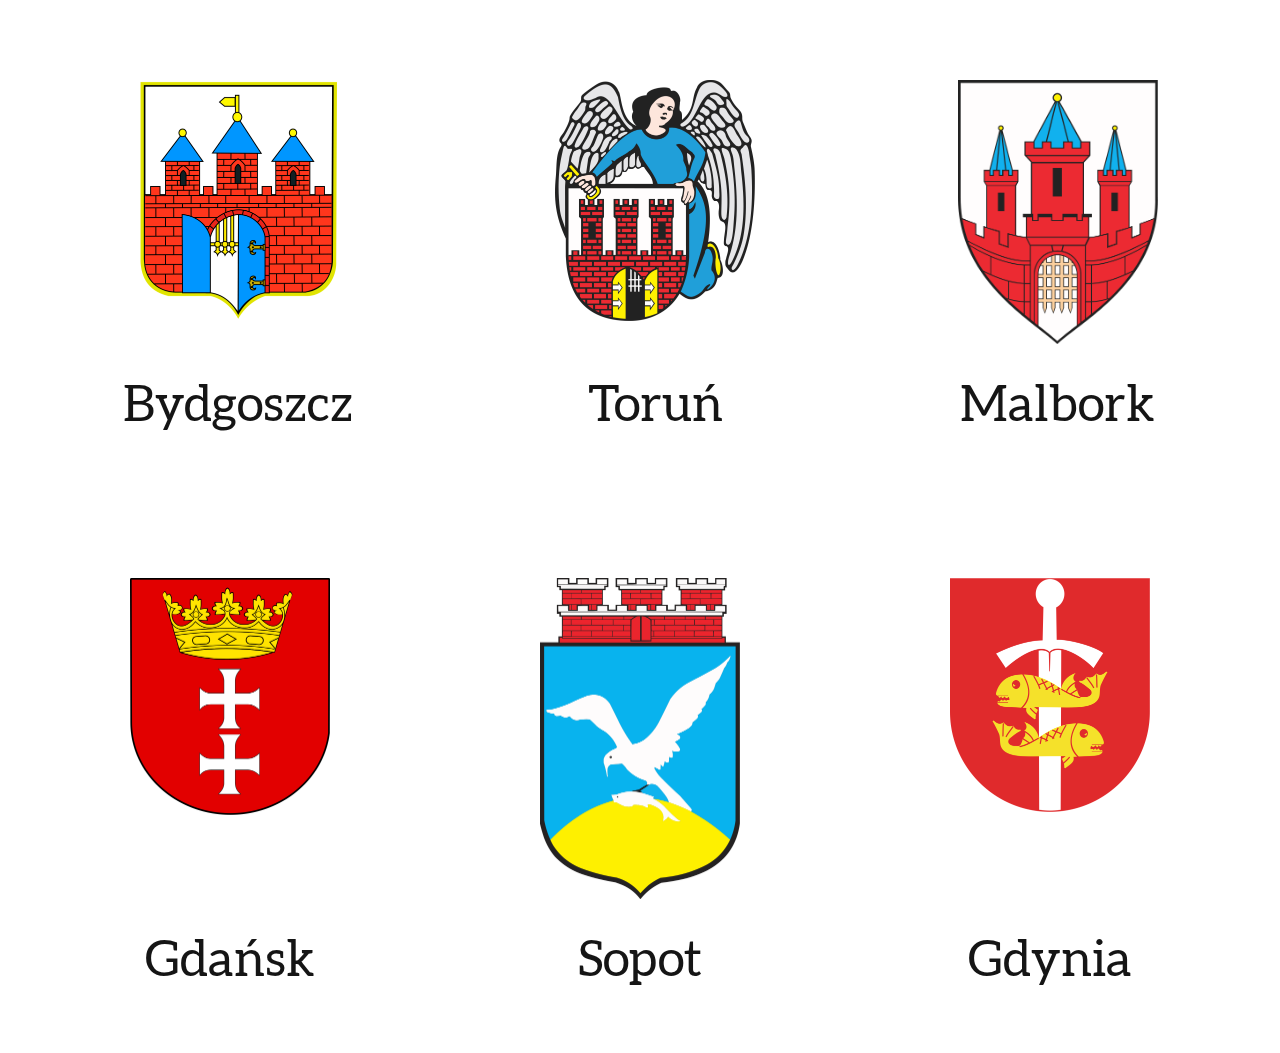
<file: index.html>
<!DOCTYPE html>
<html lang="ru">
<head>
    <meta charset="UTF-8">
    <meta http-equiv="X-UA-Compatible" content="IE=edge">
    <meta name="viewport" content="width=device-width, initial-scale=1.0">
    <title>EuroTrip</title>
    <link rel="icon" href="favicon.ico">
    <link rel="stylesheet" href="css/normalize.css">
    <link rel="stylesheet" href="css/style.css">
</head>
<body>
    <div class="container">
        <div class="map">
            <div class="map__item">
                <a href="pages/bydgoszcz.html" class="map__link">
                    <img class="map__image" src="assets/image/bydgoszcz.png" alt="">
                </a>
                <div class="map__title">Bydgoszcz</div>
            </div>

            <div class="map__item">
                <a href="pages/torun.html" class="map__link">
                    <img class="map__image" src="assets/image/torun.png" alt="">
                </a>
                <div class="map__title">Toruń</div>
            </div>

            <div class="map__item">
                <a href="pages/malbork.html" class="map__link">
                    <img class="map__image" src="assets/image/malbork.png" alt="">
                </a>
                <div class="map__title">Malbork</div>
            </div>

            <div class="map__item">
                <a href="pages/gdansk.html" class="map__link">
                    <img class="map__image" src="assets/image/gdansk.png" alt="">
                </a>
                <div class="map__title">Gdańsk</div>
            </div>

            <div class="map__item">
                <a href="pages/sopot.html" class="map__link">
                    <img class="map__image" src="assets/image/sopot.png" alt="">
                </a>
                <div class="map__title">Sopot</div>
            </div>

            <div class="map__item">
                <a href="pages/gdynia.html" class="map__link">
                    <img class="map__image" src="assets/image/gdynia.png" alt="">
                </a>
                <div class="map__title">Gdynia</div>
            </div>
        </div>
    </div>
    
</body>
</html>
</file>
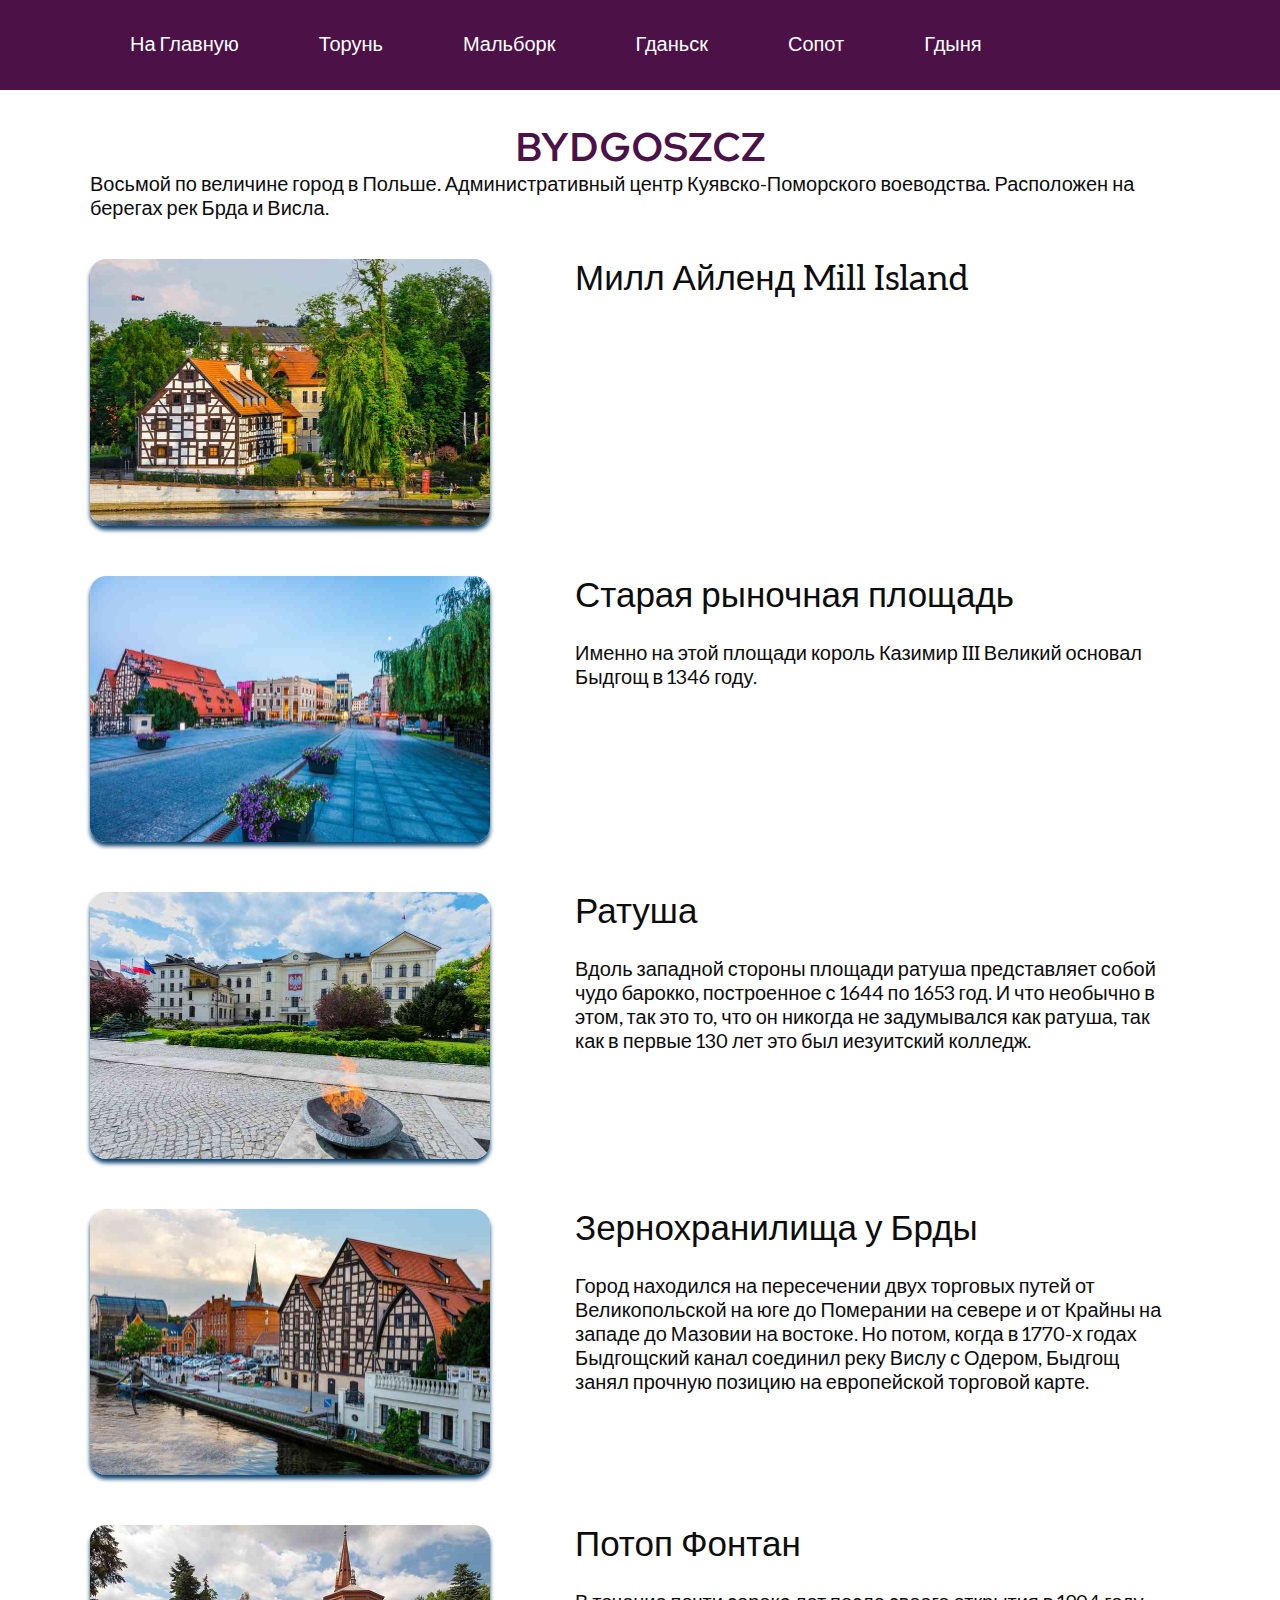
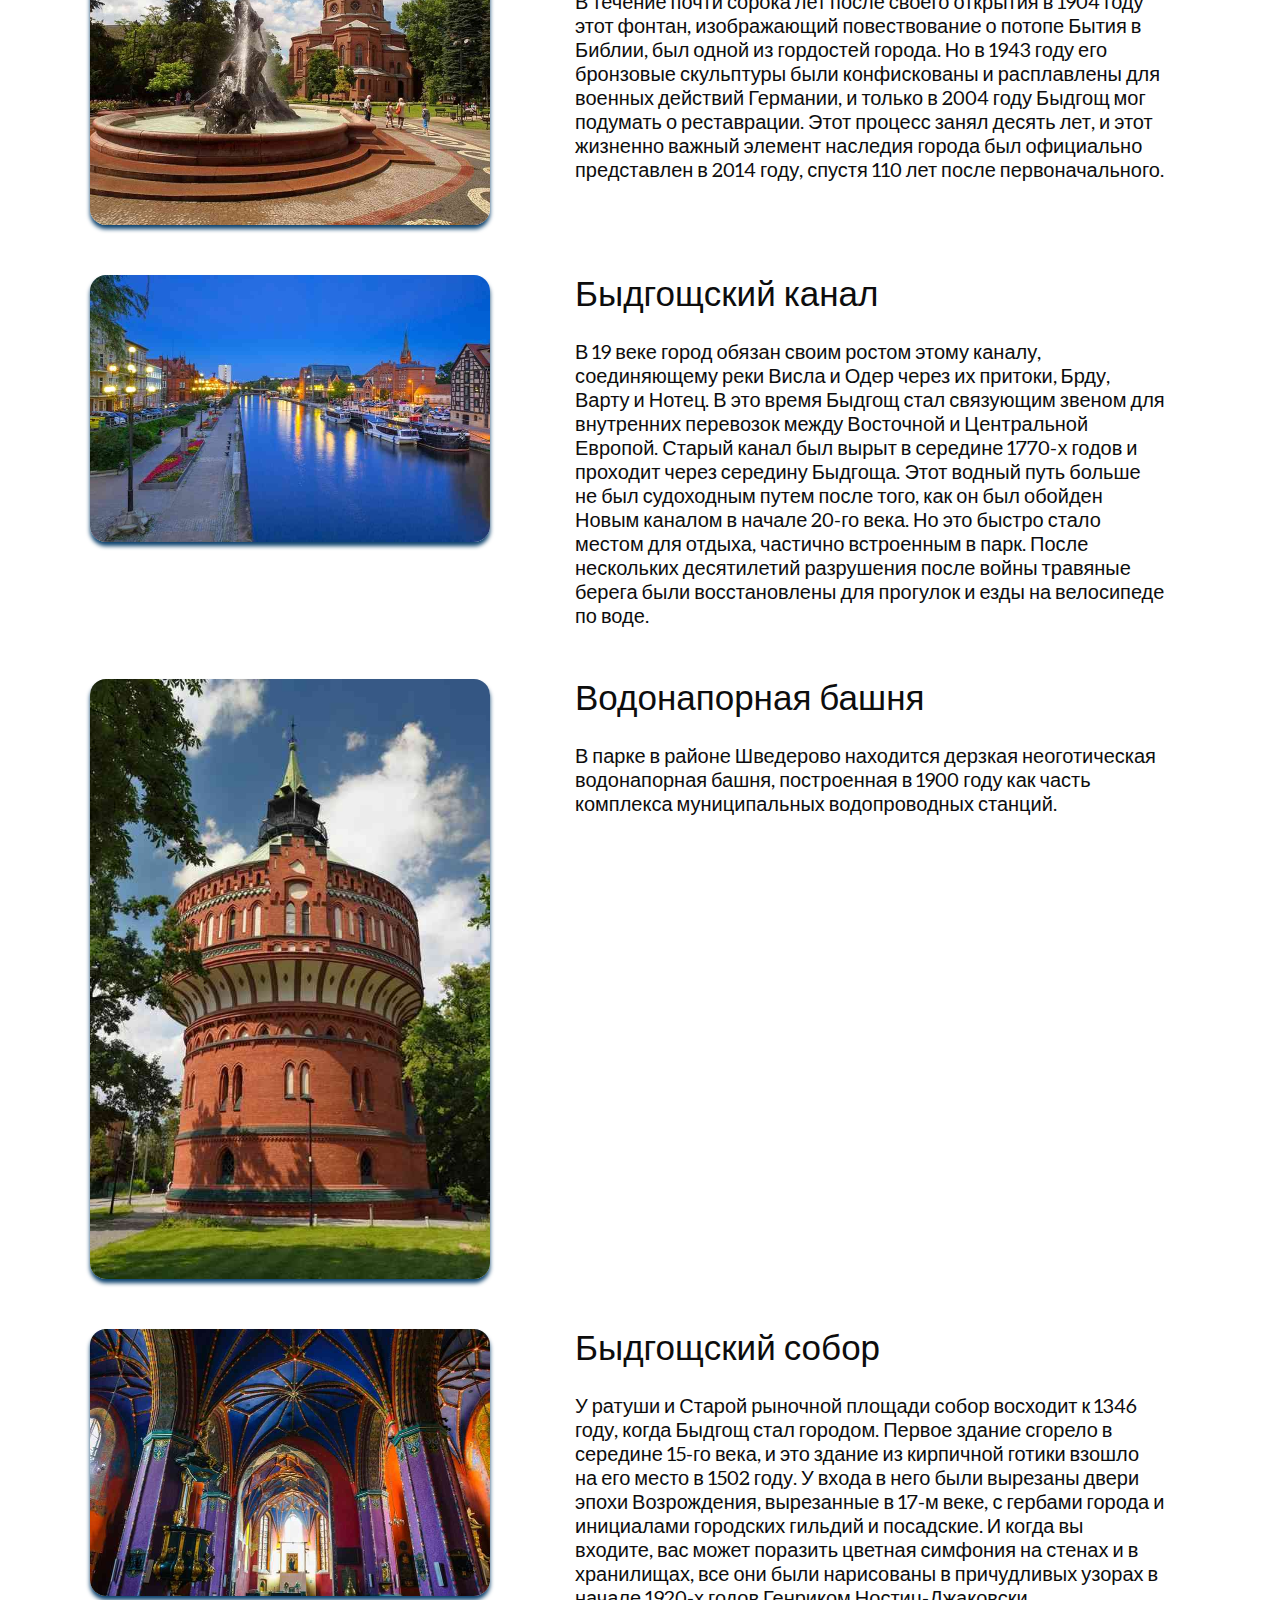
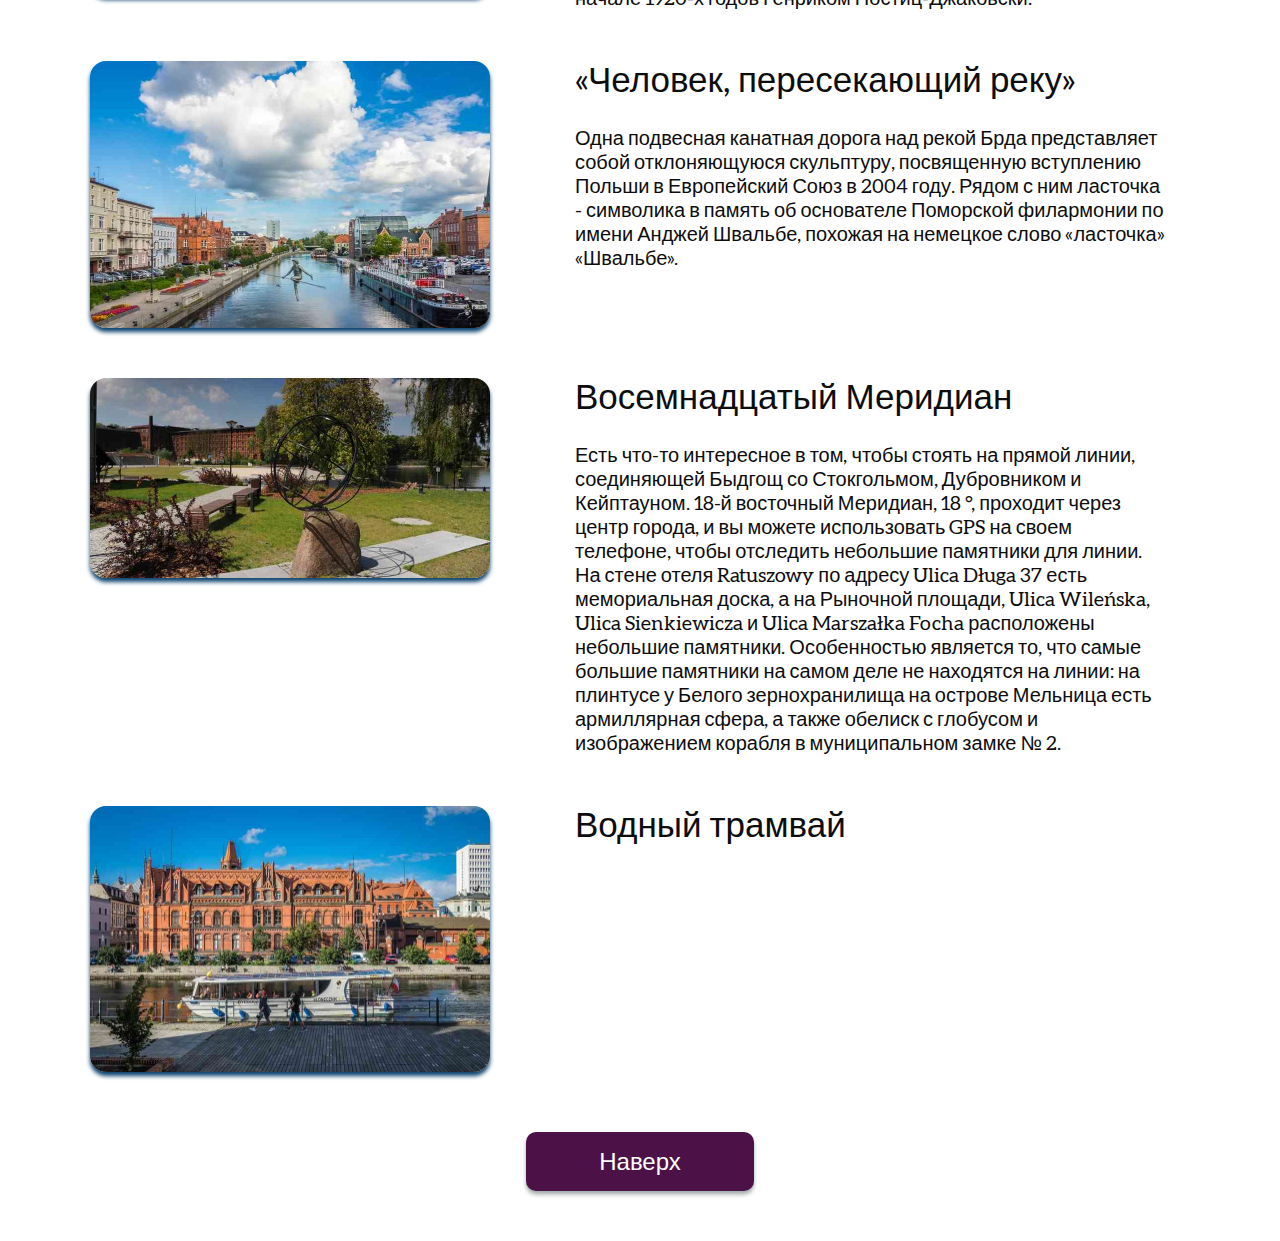
<file: pages/bydgoszcz.html>
<!DOCTYPE html>
<html lang="ru">
<head>
    <meta charset="UTF-8">
    <meta http-equiv="X-UA-Compatible" content="IE=edge">
    <meta name="viewport" content="width=device-width, initial-scale=1.0">
    <title>EuroTrip</title>
    <link rel="icon" href="favicon.ico">
    <link rel="stylesheet" href="../css/normalize.css">
    <link rel="stylesheet" href="../css/style.css">
</head>
<body>
    <header class="header">
        <div class="wrapper">
            <nav id="menu" class="header__menu">
                <ul class="header__list">
                    <li><a href="../index.html" class="header__link">На Главную</a></li>
                    <li><a href="torun.html" class="header__link">Торунь</a></li>
                    <li><a href="malbork.html" class="header__link">Мальборк</a></li>
                    <li><a href="gdansk.html" class="header__link">Гданьск</a></li>
                    <li><a href="sopot.html" class="header__link">Сопот</a></li>
                    <li><a href="gdynia.html" class="header__link">Гдыня</a></li>

                </ul>
            </nav>
            
        </div>
        
    </header>
    <div class="wrapper">
    <h2 class="page__title">Bydgoszcz</h2>
    <p class="page__desc">Восьмой по величине город в Польше. Административный центр Куявско-Поморского воеводства. Расположен на берегах рек Брда и Висла.</p>

    
        <ul class="sight__list">
            <li class="sight__item">
                <img src="../assets/image/bydgoszcz/01.jpg" class="sight__photo">
                <div class="sight__desc">
                    <h3 class="sight__title">Милл Айленд Mill Island</h3>
                    <p class="sight__text"></p>
                </div>
            </li>

            <li class="sight__item">
                <img src="../assets/image/bydgoszcz/02.jpg" class="sight__photo">
                <div class="sight__desc">
                    <h3 class="sight__title">Старая рыночная площадь</h3>
                    <p class="sight__text">Именно на этой площади король Казимир III Великий основал Быдгощ в 1346 году.</p>
                </div>
            </li>

            <li class="sight__item">
                <img src="../assets/image/bydgoszcz/03.jpg" class="sight__photo">
                <div class="sight__desc">
                    <h3 class="sight__title">Ратуша</h3>
                    <p class="sight__text">Вдоль западной стороны площади ратуша представляет собой чудо барокко, построенное с 1644 по 1653 год. И что необычно в этом, так это то, что он никогда не задумывался как ратуша, так как в первые 130 лет это был иезуитский колледж.</p>
                </div>
            </li>

            <li class="sight__item">
                <img src="../assets/image/bydgoszcz/05.jpg" class="sight__photo">
                <div class="sight__desc">
                    <h3 class="sight__title">Зернохранилища у Брды</h3>
                    <p class="sight__text">Город находился на пересечении двух торговых путей от Великопольской на юге до Померании на севере и от Крайны на западе до Мазовии на востоке. Но потом, когда в 1770-х годах Быдгощский канал соединил реку Вислу с Одером, Быдгощ занял прочную позицию на европейской торговой карте.</p>
                </div>
            </li>

            <li class="sight__item">
                <img src="../assets/image/bydgoszcz/04.jpg" class="sight__photo">
                <div class="sight__desc">
                    <h3 class="sight__title">Потоп Фонтан</h3>
                    <p class="sight__text">В течение почти сорока лет после своего открытия в 1904 году этот фонтан, изображающий повествование о потопе Бытия в Библии, был одной из гордостей города. Но в 1943 году его бронзовые скульптуры были конфискованы и расплавлены для военных действий Германии, и только в 2004 году Быдгощ мог подумать о реставрации. Этот процесс занял десять лет, и этот жизненно важный элемент наследия города был официально представлен в 2014 году, спустя 110 лет после первоначального.</p>
                </div>
            </li>

            <li class="sight__item">
                <img src="../assets/image/bydgoszcz/06.jpg" class="sight__photo">
                <div class="sight__desc">
                    <h3 class="sight__title">Быдгощский канал</h3>
                    <p class="sight__text">В 19 веке город обязан своим ростом этому каналу, соединяющему реки Висла и Одер через их притоки, Брду, Варту и Нотец.
                    В это время Быдгощ стал связующим звеном для внутренних перевозок между Восточной и Центральной Европой. Старый канал был вырыт в середине 1770-х годов и проходит через середину Быдгоща. Этот водный путь больше не был судоходным путем после того, как он был обойден Новым каналом в начале 20-го века. Но это быстро стало местом для отдыха, частично встроенным в парк.
                    После нескольких десятилетий разрушения после войны травяные берега были восстановлены для прогулок и езды на велосипеде по воде. 
                    </p>
                </div>
            </li>

            <li class="sight__item">
                <img src="../assets/image/bydgoszcz/07.jpg" class="sight__photo">
                <div class="sight__desc">
                    <h3 class="sight__title">Водонапорная башня</h3>
                    <p class="sight__text">В парке в районе Шведерово находится дерзкая неоготическая водонапорная башня, построенная в 1900 году как часть комплекса муниципальных водопроводных станций.</p>
                </div>
            </li>

            <li class="sight__item">
                <img src="../assets/image/bydgoszcz/08.jpg" class="sight__photo">
                <div class="sight__desc">
                    <h3 class="sight__title">Быдгощский собор</h3>
                    <p class="sight__text">У ратуши и Старой рыночной площади собор восходит к 1346 году, когда Быдгощ стал городом.
                    Первое здание сгорело в середине 15-го века, и это здание из кирпичной готики взошло на его место в 1502 году. У входа в него были вырезаны двери эпохи Возрождения, вырезанные в 17-м веке, с гербами города и инициалами городских гильдий и посадские.
                    И когда вы входите, вас может поразить цветная симфония на стенах и в хранилищах, все они были нарисованы в причудливых узорах в начале 1920-х годов Генриком Ностиц-Джаковски. 
                    </p>
                </div>
            </li>

            <li class="sight__item">
                <img src="../assets/image/bydgoszcz/09.jpg" class="sight__photo">
                <div class="sight__desc">
                    <h3 class="sight__title">«Человек, пересекающий реку»</h3>
                    <p class="sight__text">Одна подвесная канатная дорога над рекой Брда представляет собой отклоняющуюся скульптуру, посвященную вступлению Польши в Европейский Союз в 2004 году. 
                    Рядом с ним ласточка - символика в память об основателе Поморской филармонии по имени Анджей Швальбе, похожая на немецкое слово «ласточка» «Швальбе».
                    </p>
                </div>
            </li>

            <li class="sight__item">
                <img src="../assets/image/bydgoszcz/10.jpg" class="sight__photo">
                <div class="sight__desc">
                    <h3 class="sight__title">Восемнадцатый Меридиан</h3>
                    <p class="sight__text">Есть что-то интересное в том, чтобы стоять на прямой линии, соединяющей Быдгощ со Стокгольмом, Дубровником и Кейптауном.
                    18-й восточный Меридиан, 18 °, проходит через центр города, и вы можете использовать GPS на своем телефоне, чтобы отследить небольшие памятники для линии.
                    На стене отеля Ratuszowy по адресу Ulica Długa 37 есть мемориальная доска, а на Рыночной площади, Ulica Wileńska, Ulica Sienkiewicza и Ulica Marszałka Focha расположены небольшие памятники.
                    Особенностью является то, что самые большие памятники на самом деле не находятся на линии: на плинтусе у Белого зернохранилища на острове Мельница есть армиллярная сфера, а также обелиск с глобусом и изображением корабля в муниципальном замке № 2.
                    </p>
                </div>
            </li>

            <li class="sight__item">
                <img src="../assets/image/bydgoszcz/11.jpg" class="sight__photo">
                <div class="sight__desc">
                    <h3 class="sight__title">Водный трамвай</h3>
                    <p class="sight__text"></p>
                </div>
            </li>

            
        </ul>

        <div class="btn">
            <a href="#menu" type="button" class="button">Наверх</a>
        </div>
        
    </div>
    
</body>
</html>
</file>
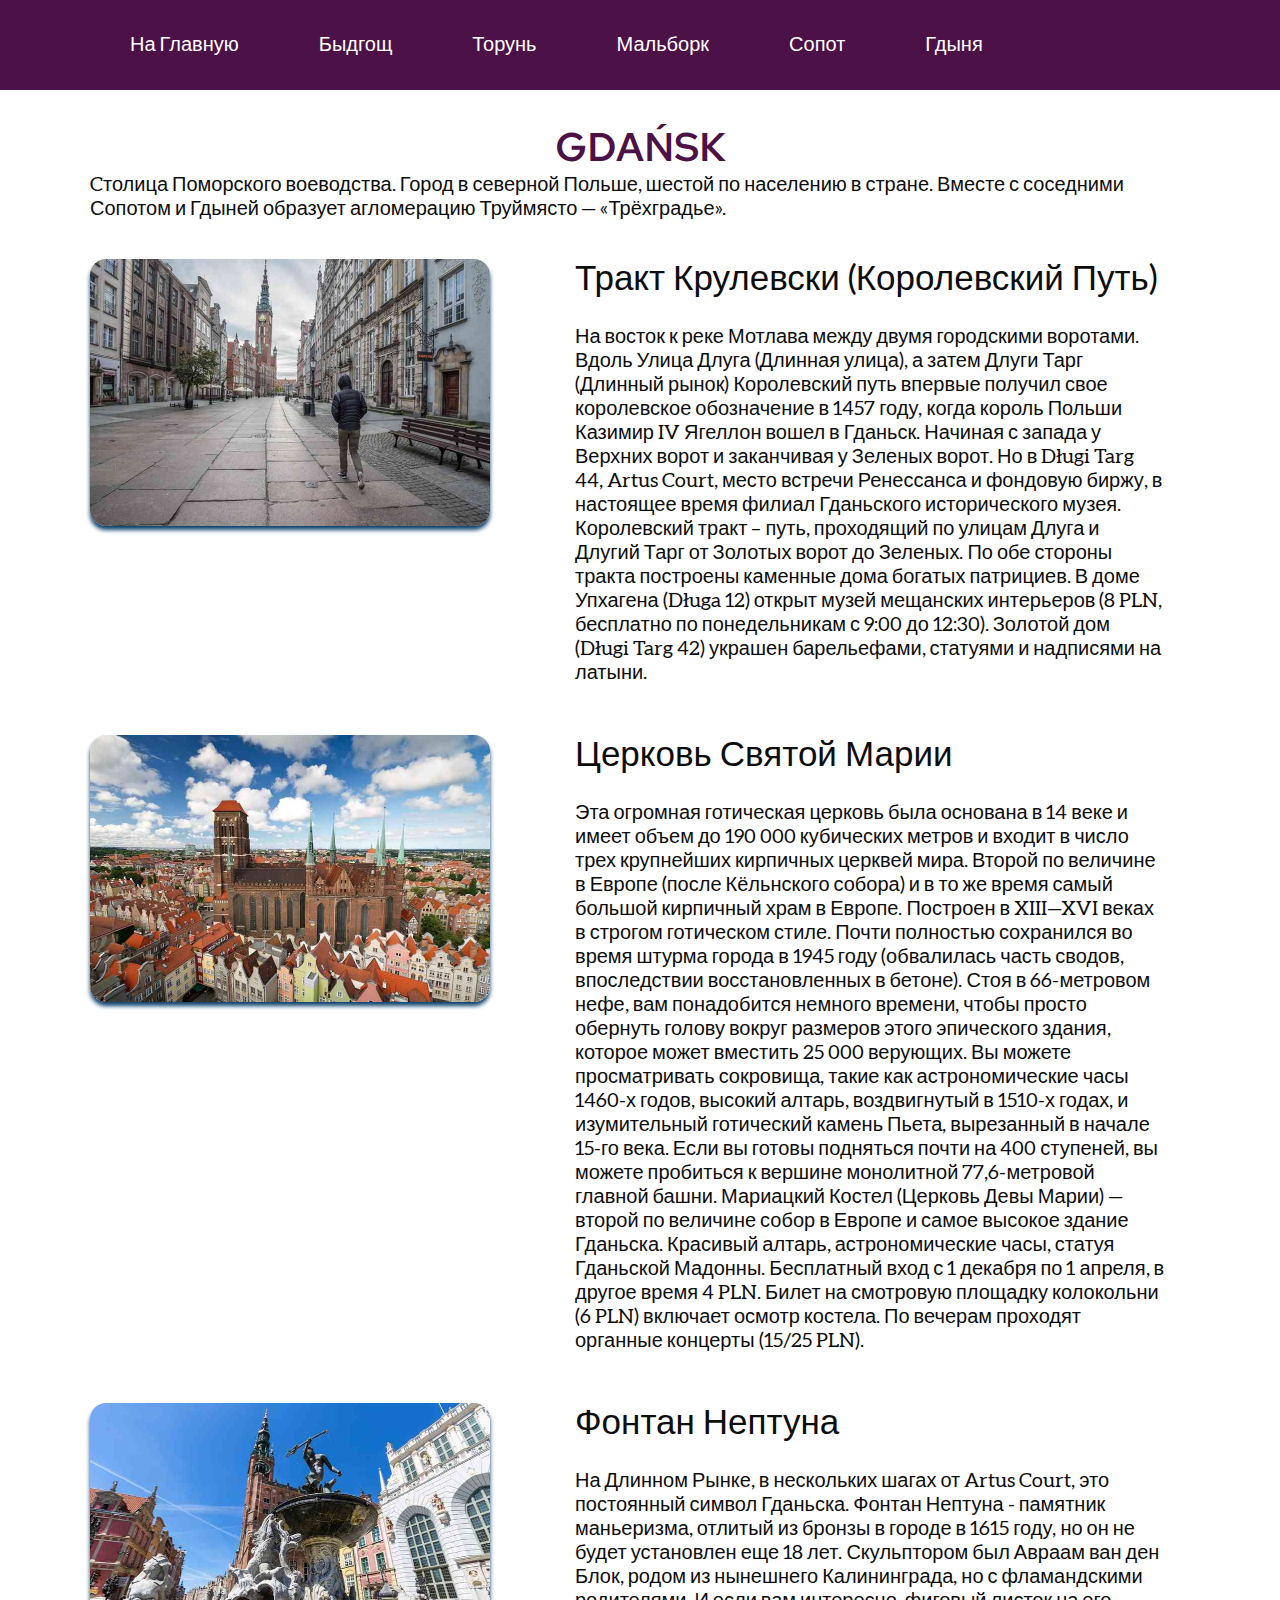
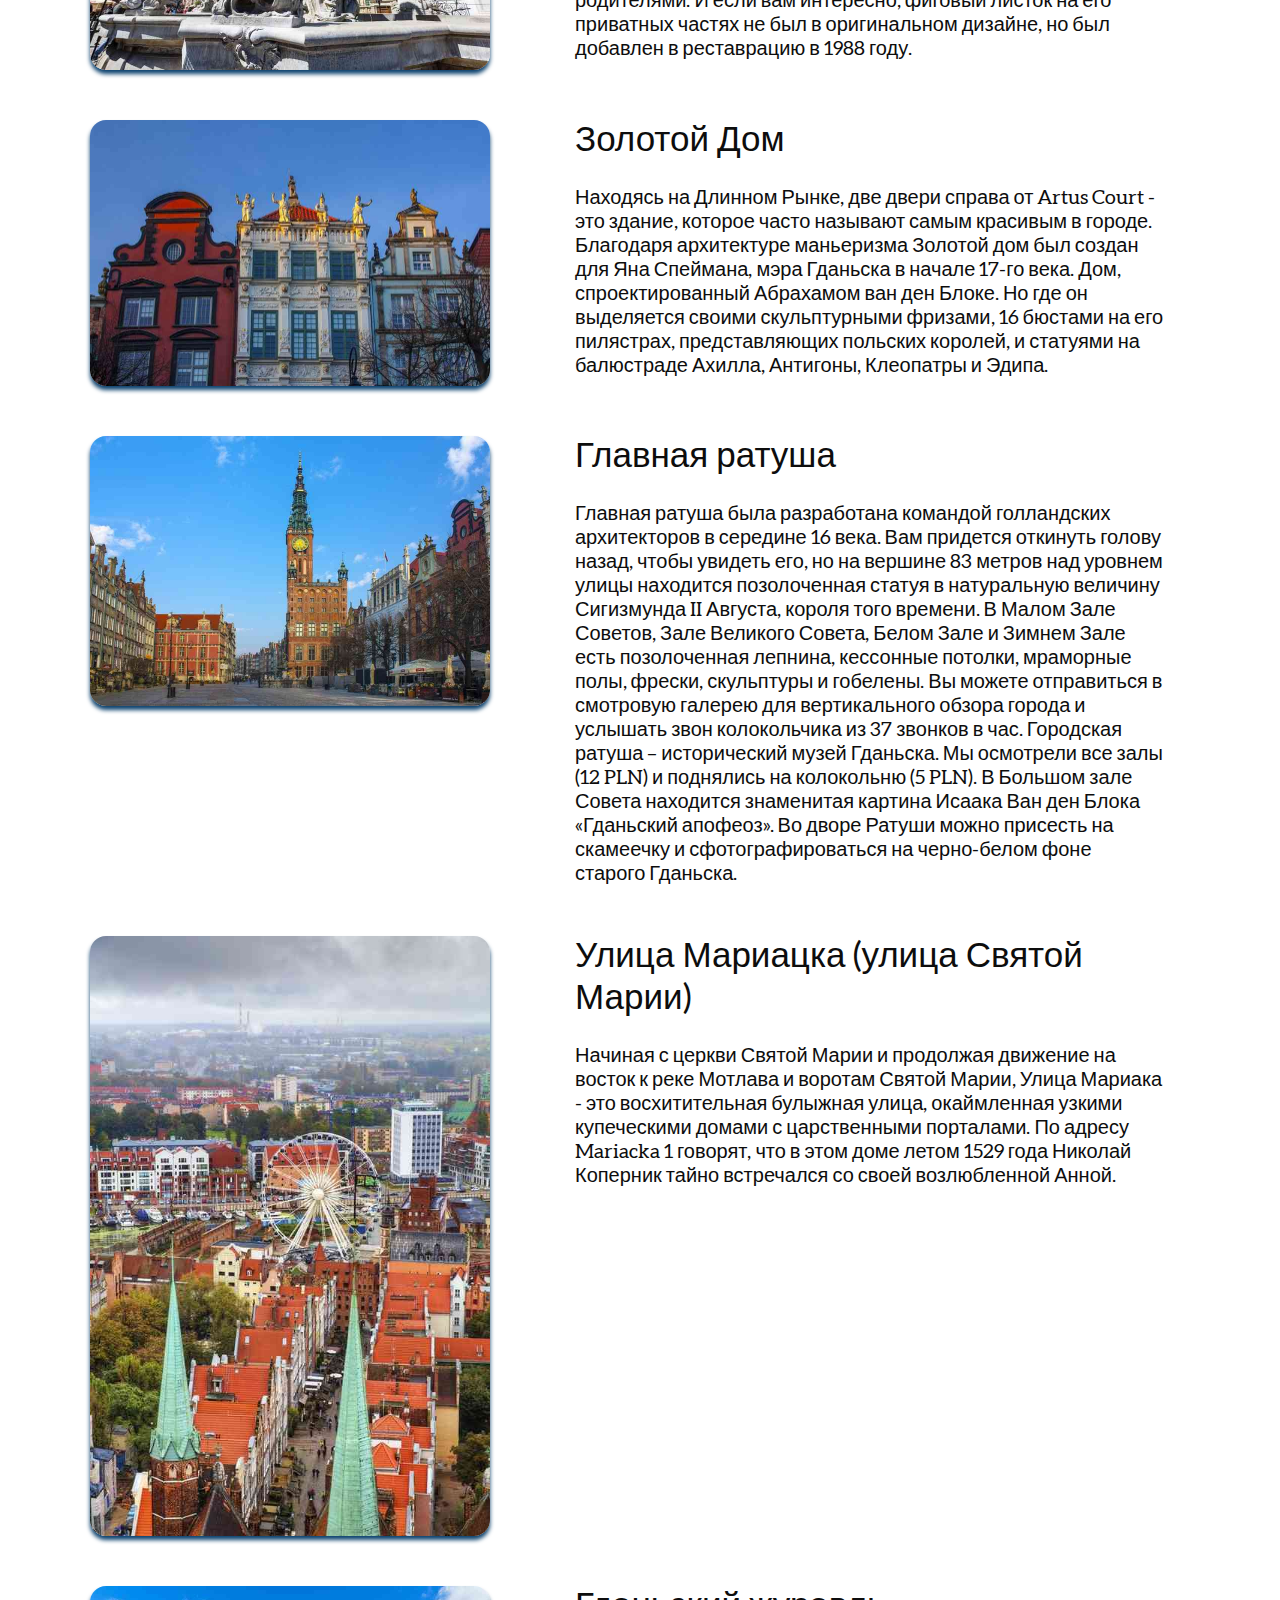
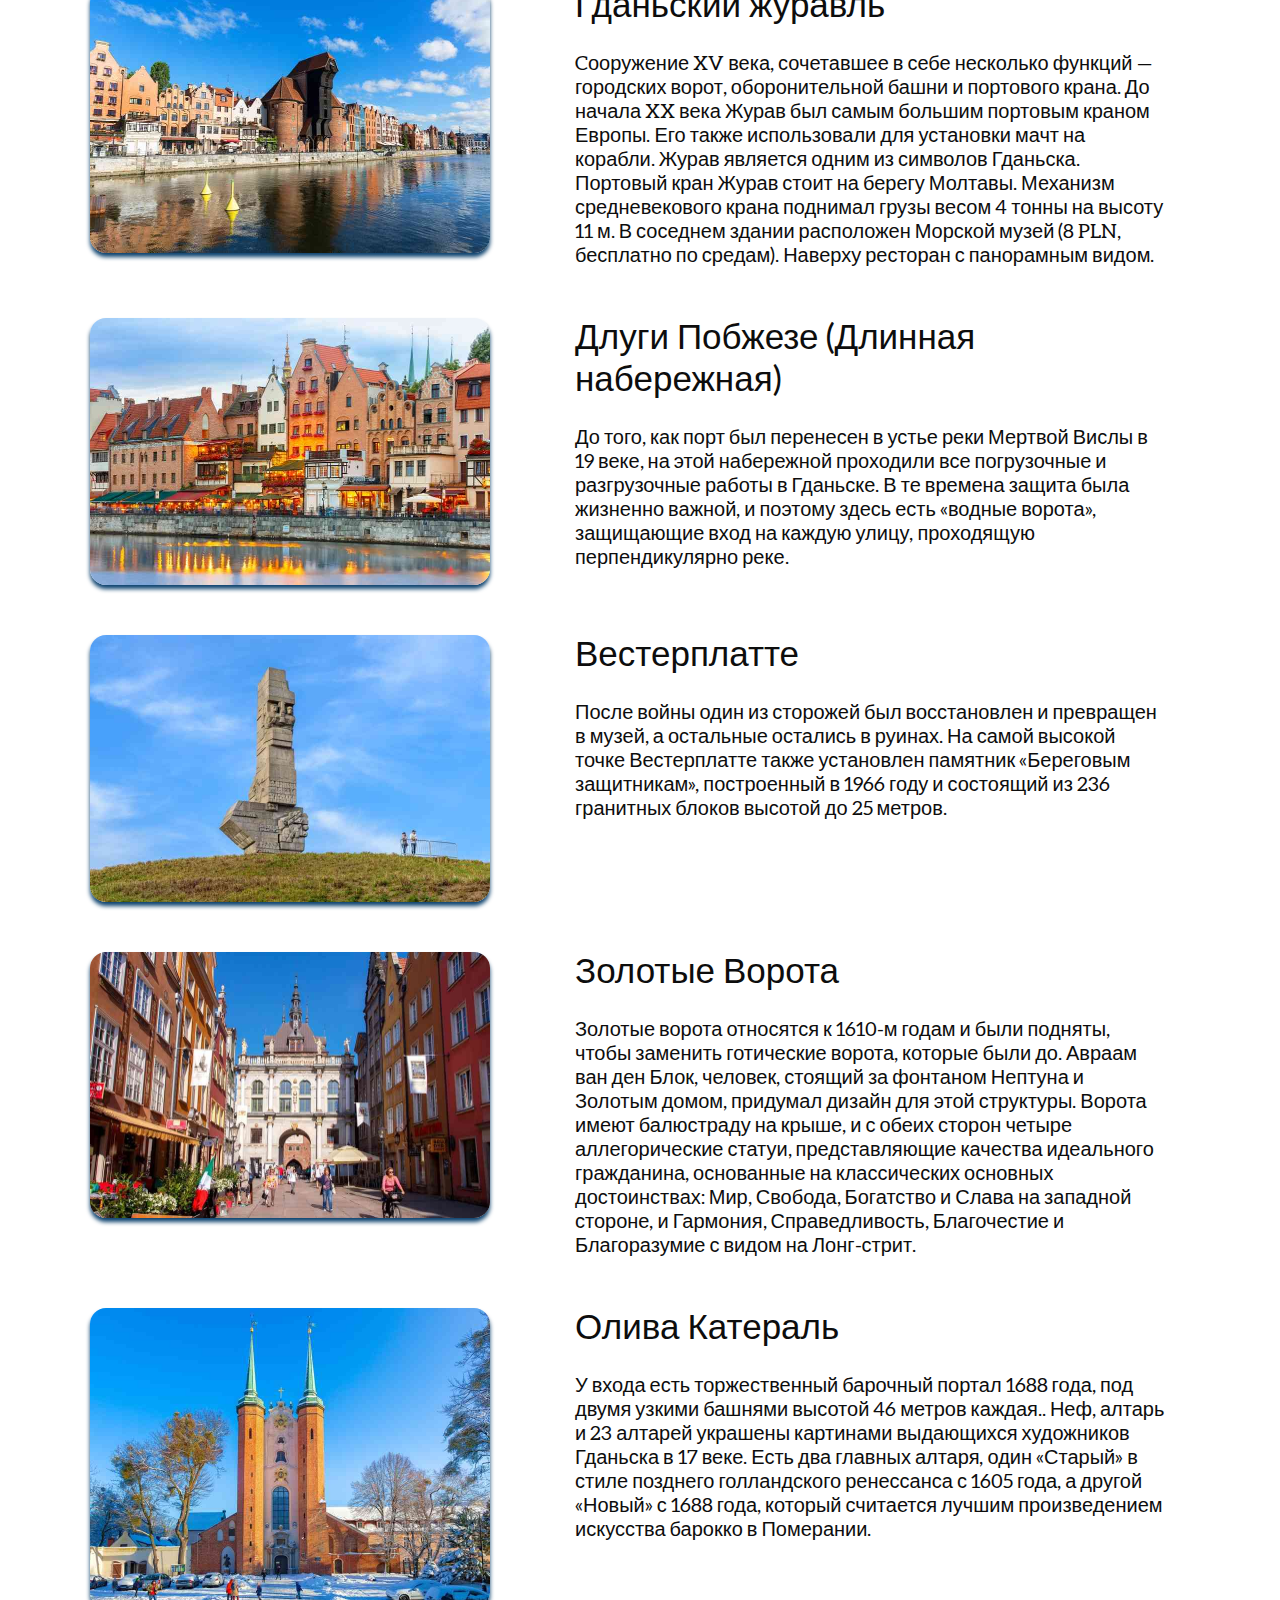
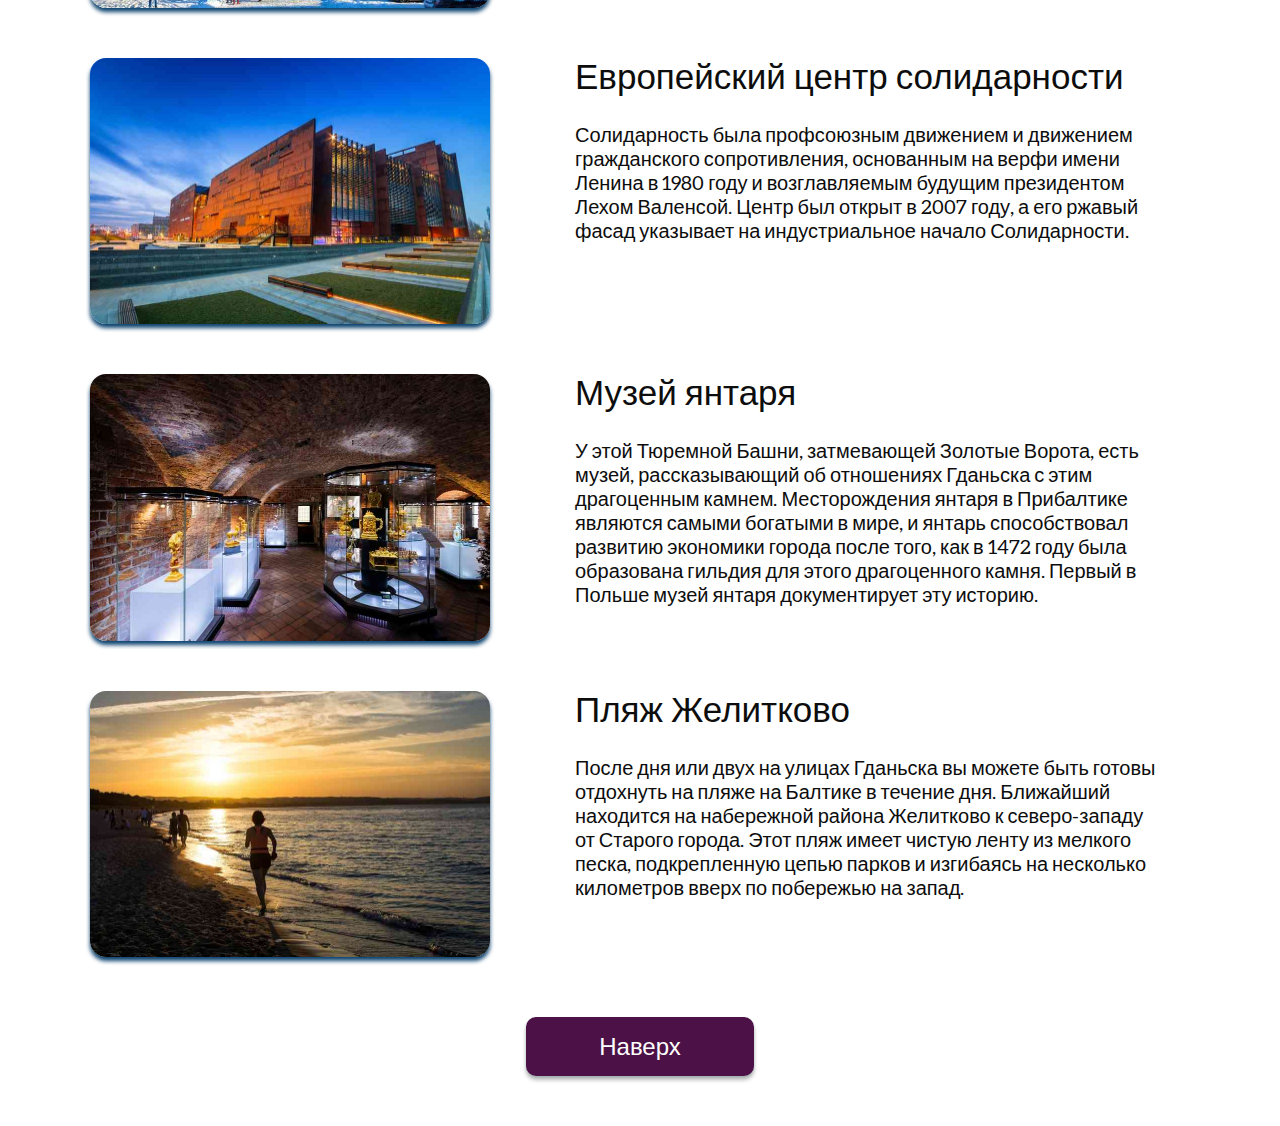
<file: pages/gdansk.html>
<!DOCTYPE html>
<html lang="ru">
<head>
    <meta charset="UTF-8">
    <meta http-equiv="X-UA-Compatible" content="IE=edge">
    <meta name="viewport" content="width=device-width, initial-scale=1.0">
    <title>EuroTrip</title>
    <link rel="icon" href="favicon.ico">
    <link rel="stylesheet" href="../css/normalize.css">
    <link rel="stylesheet" href="../css/style.css">
</head>
<body>
    <header class="header">
        <div class="wrapper">
            <nav id="menu" class="header__menu">
                <ul class="header__list">
                    <li><a href="../index.html" class="header__link">На Главную</a></li>
                    <li><a href="bydgoszcz.html" class="header__link">Быдгощ</a></li>
                    <li><a href="torun.html" class="header__link">Торунь</a></li>
                    <li><a href="malbork.html" class="header__link">Мальборк</a></li>
                    <li><a href="sopot.html" class="header__link">Сопот</a></li>
                    <li><a href="gdynia.html" class="header__link">Гдыня</a></li>

                </ul>
            </nav>
            
        </div>
        
    </header>
    <div class="wrapper">
    <h2 class="page__title">Gdańsk</h2>
    <p class="page__desc"> Cтолица Поморского воеводства. Город в северной Польше, шестой по населению в стране. Вместе с соседними Сопотом и Гдыней образует агломерацию Труймясто — «Трёхградье».</p>

    
        <ul class="sight__list">
            <li class="sight__item">
                
                    <img src="../assets/image/gdansk/01.jpg" class="sight__photo">
                
                
                <div class="sight__desc">
                    <h3 class="sight__title">Тракт Крулевски (Королевский Путь)</h3>
                    <p class="sight__text">На восток к реке Мотлава между двумя городскими воротами. Вдоль Улица Длуга (Длинная улица), а затем Длуги Тарг (Длинный рынок) Королевский путь впервые получил свое королевское обозначение в 1457 году, когда король Польши Казимир IV Ягеллон вошел в Гданьск. Начиная с запада у Верхних ворот и заканчивая у Зеленых ворот. Но в Długi Targ 44,  Artus Court, место встречи Ренессанса и фондовую биржу, в настоящее время филиал Гданьского исторического музея. Королевский тракт – путь, проходящий по улицам Длуга и Длугий Тарг от Золотых ворот до Зеленых. По обе стороны тракта построены каменные дома богатых патрициев. В доме Упхагена (Długa 12) открыт музей мещанских интерьеров (8 PLN, бесплатно по понедельникам с 9:00 до 12:30). Золотой дом (Długi Targ 42) украшен барельефами, статуями и надписями на латыни.</p>
                </div>
            </li>

            <li class="sight__item">
                <img src="../assets/image/gdansk/02.jpg" class="sight__photo">
                <div class="sight__desc">
                    <h3 class="sight__title">Церковь Святой Марии</h3>
                    <p class="sight__text">Эта огромная готическая церковь была основана в 14 веке и имеет объем до 190 000 кубических метров и входит в число трех крупнейших кирпичных церквей мира. Второй по величине в Европе (после Кёльнского собора) и в то же время самый большой кирпичный храм в Европе. Построен в XIII—XVI веках в строгом готическом стиле. Почти полностью сохранился во время штурма города в 1945 году (обвалилась часть сводов, впоследствии восстановленных в бетоне).
                    Стоя в 66-метровом нефе, вам понадобится немного времени, чтобы просто обернуть голову вокруг размеров этого эпического здания, которое может вместить 25 000 верующих. Вы можете просматривать сокровища, такие как астрономические часы 1460-х годов, высокий алтарь, воздвигнутый в 1510-х годах, и изумительный готический камень Пьета, вырезанный в начале 15-го века.
                    Если вы готовы подняться почти на 400 ступеней, вы можете пробиться к вершине монолитной 77,6-метровой главной башни. Мариацкий Костел (Церковь Девы Марии) — второй по величине собор в Европе и самое высокое здание Гданьска. Красивый алтарь, астрономические часы, статуя Гданьской Мадонны. Бесплатный вход с 1 декабря по 1 апреля, в другое время 4 PLN. Билет на смотровую площадку колокольни (6 PLN) включает осмотр костела. По вечерам проходят органные концерты (15/25 PLN).</p>
                </div>
            </li>

            <li class="sight__item">
                <img src="../assets/image/gdansk/03.jpg" class="sight__photo">
                <div class="sight__desc">
                    <h3 class="sight__title">Фонтан Нептуна</h3>
                    <p class="sight__text">На Длинном Рынке, в нескольких шагах от Artus Court, это постоянный символ Гданьска.
                    Фонтан Нептуна - памятник маньеризма, отлитый из бронзы в городе в 1615 году, но он не будет установлен еще 18 лет.
                    Скульптором был Авраам ван ден Блок, родом из нынешнего Калининграда, но с фламандскими родителями.
                    И если вам интересно, фиговый листок на его приватных частях не был в оригинальном дизайне, но был добавлен в реставрацию в 1988 году.
                    </p>
                </div>
            </li>

            <li class="sight__item">
                <img src="../assets/image/gdansk/04.jpg" class="sight__photo">
                <div class="sight__desc">
                    <h3 class="sight__title">Золотой Дом</h3>
                    <p class="sight__text">Находясь на Длинном Рынке, две двери справа от Artus Court - это здание, которое часто называют самым красивым в городе.
                    Благодаря архитектуре маньеризма Золотой дом был создан для Яна Спеймана, мэра Гданьска в начале 17-го века.
                    Дом, спроектированный Абрахамом ван ден Блоке.
                    Но где он выделяется своими скульптурными фризами, 16 бюстами на его пилястрах, представляющих польских королей, и статуями на балюстраде Ахилла, Антигоны, Клеопатры и Эдипа.
                    </p>
                </div>
            </li>

            <li class="sight__item">
                <img src="../assets/image/gdansk/05.jpg" class="sight__photo">
                <div class="sight__desc">
                    <h3 class="sight__title">Главная ратуша</h3>
                    <p class="sight__text">Главная ратуша была разработана командой голландских архитекторов в середине 16 века.
                    Вам придется откинуть голову назад, чтобы увидеть его, но на вершине 83 метров над уровнем улицы находится позолоченная статуя в натуральную величину Сигизмунда II Августа, короля того времени. 
                    В Малом Зале Советов, Зале Великого Совета, Белом Зале и Зимнем Зале есть позолоченная лепнина, кессонные потолки, мраморные полы, фрески, скульптуры и гобелены. Вы можете отправиться в смотровую галерею для вертикального обзора города и услышать звон колокольчика из 37 звонков в час. Городская ратуша – исторический музей Гданьска. Мы осмотрели все залы (12 PLN) и поднялись на колокольню (5 PLN). В Большом зале Совета находится знаменитая картина Исаака Ван ден Блока «Гданьский апофеоз». Во дворе Ратуши можно присесть на скамеечку и сфотографироваться на черно-белом фоне старого Гданьска.
                </p>
                </div>
            </li>

            <li class="sight__item">
                <img src="../assets/image/gdansk/06.jpg" class="sight__photo">
                <div class="sight__desc">
                    <h3 class="sight__title">Улица Мариацка (улица Святой Марии)</h3>
                    <p class="sight__text">Начиная с церкви Святой Марии и продолжая движение на восток к реке Мотлава и воротам Святой Марии, Улица Мариака - это восхитительная булыжная улица, окаймленная узкими купеческими домами с царственными порталами. По адресу Mariacka 1 говорят, что в этом доме летом 1529 года Николай Коперник тайно встречался со своей возлюбленной Анной.</p>
                </div>
            </li>

            <li class="sight__item">
                <img src="../assets/image/gdansk/07.jpg" class="sight__photo">
                <div class="sight__desc">
                    <h3 class="sight__title">Гданьский журавль</h3>
                    <p class="sight__text">Cооружение XV века, сочетавшее в себе несколько функций — городских ворот, оборонительной башни и портового крана. До начала XX века Журав был самым большим портовым краном Европы. Его также использовали для установки мачт на корабли. Журав является одним из символов Гданьска.  Портовый кран Журав стоит на берегу Молтавы. Механизм средневекового крана поднимал грузы весом 4 тонны на высоту 11 м. В соседнем здании расположен Морской музей (8 PLN, бесплатно по средам). Наверху ресторан с панорамным видом.
                    </p>
                </div>
            </li>

            <li class="sight__item">
                <img src="../assets/image/gdansk/08.jpg" class="sight__photo">
                <div class="sight__desc">
                    <h3 class="sight__title">Длуги Побжезе (Длинная набережная)</h3>
                    <p class="sight__text">До того, как порт был перенесен в устье реки Мертвой Вислы в 19 веке, на этой набережной проходили все погрузочные и разгрузочные работы в Гданьске.
                    В те времена защита была жизненно важной, и поэтому здесь есть «водные ворота», защищающие вход на каждую улицу, проходящую перпендикулярно реке. </p>
                </div>
            </li>

            <li class="sight__item">
                <img src="../assets/image/gdansk/10.jpg" class="sight__photo">
                <div class="sight__desc">
                    <h3 class="sight__title">Вестерплатте</h3>
                    <p class="sight__text">После войны один из сторожей был восстановлен и превращен в музей, а остальные остались в руинах.
                    На самой высокой точке Вестерплатте также установлен памятник «Береговым защитникам», построенный в 1966 году и состоящий из 236 гранитных блоков высотой до 25 метров.</p>
                </div>
            </li>

            <li class="sight__item">
                <img src="../assets/image/gdansk/11.jpg" class="sight__photo">
                <div class="sight__desc">
                    <h3 class="sight__title">Золотые Ворота</h3>
                    <p class="sight__text">Золотые ворота относятся к 1610-м годам и были подняты, чтобы заменить готические ворота, которые были до.
                    Авраам ван ден Блок, человек, стоящий за фонтаном Нептуна и Золотым домом, придумал дизайн для этой структуры.
                    Ворота имеют балюстраду на крыше, и с обеих сторон четыре аллегорические статуи, представляющие качества идеального гражданина, основанные на классических основных достоинствах: Мир, Свобода, Богатство и Слава на западной стороне, и Гармония, Справедливость, Благочестие и Благоразумие с видом на Лонг-стрит. 
                    </p>
                </div>
            </li>

            <li class="sight__item">
                <img src="../assets/image/gdansk/12.jpg" class="sight__photo">
                <div class="sight__desc">
                    <h3 class="sight__title">Олива Катераль</h3>
                    <p class="sight__text">У входа есть торжественный барочный портал 1688 года, под двумя узкими башнями высотой 46 метров каждая..
                    Неф, алтарь и 23 алтарей украшены картинами выдающихся художников Гданьска в 17 веке.
                    Есть два главных алтаря, один «Старый» в стиле позднего голландского ренессанса с 1605 года, а другой «Новый» с 1688 года, который считается лучшим произведением искусства барокко в Померании.
                    </p>
                </div>
            </li>

            <li class="sight__item">
                <img src="../assets/image/gdansk/13.jpg" class="sight__photo">
                <div class="sight__desc">
                    <h3 class="sight__title">Европейский центр солидарности</h3>
                <p class="sight__text">Солидарность была профсоюзным движением и            движением гражданского сопротивления, основанным на верфи имени Ленина    в 1980 году и возглавляемым будущим президентом Лехом Валенсой.
                Центр был открыт в 2007 году, а его ржавый фасад указывает на индустриальное начало Солидарности.
                </p>
                </div>
            </li>

            <li class="sight__item">
                <img src="../assets/image/gdansk/14.jpg" class="sight__photo">
                <div class="sight__desc">
                    <h3 class="sight__title">Музей янтаря</h3>
                    <p class="sight__text">У этой Тюремной Башни, затмевающей Золотые Ворота, есть музей, рассказывающий об отношениях Гданьска с этим драгоценным камнем.
                    Месторождения янтаря в Прибалтике являются самыми богатыми в мире, и янтарь способствовал развитию экономики города после того, как в 1472 году была образована гильдия для этого драгоценного камня. Первый в Польше музей янтаря документирует эту историю.
                    </p>
                </div>
            </li>

            <li class="sight__item">
                <img src="../assets/image/gdansk/15.jpg" class="sight__photo">
                <div class="sight__desc">
                    <h3 class="sight__title">Пляж Желитково</h3>
                    <p class="sight__text">После дня или двух на улицах Гданьска вы можете быть готовы отдохнуть на пляже на Балтике в течение дня.
                    Ближайший находится на набережной района Желитково к северо-западу от Старого города.
                    Этот пляж имеет чистую ленту из мелкого песка, подкрепленную цепью парков и изгибаясь на несколько километров вверх по побережью на запад.  
                    </p>
                </div>
            </li>

            
        </ul>

        <div class="btn">
            <a href="#menu" type="button" class="button">Наверх</a>
        </div>
        
    </div>
    
</body>
</html>
</file>
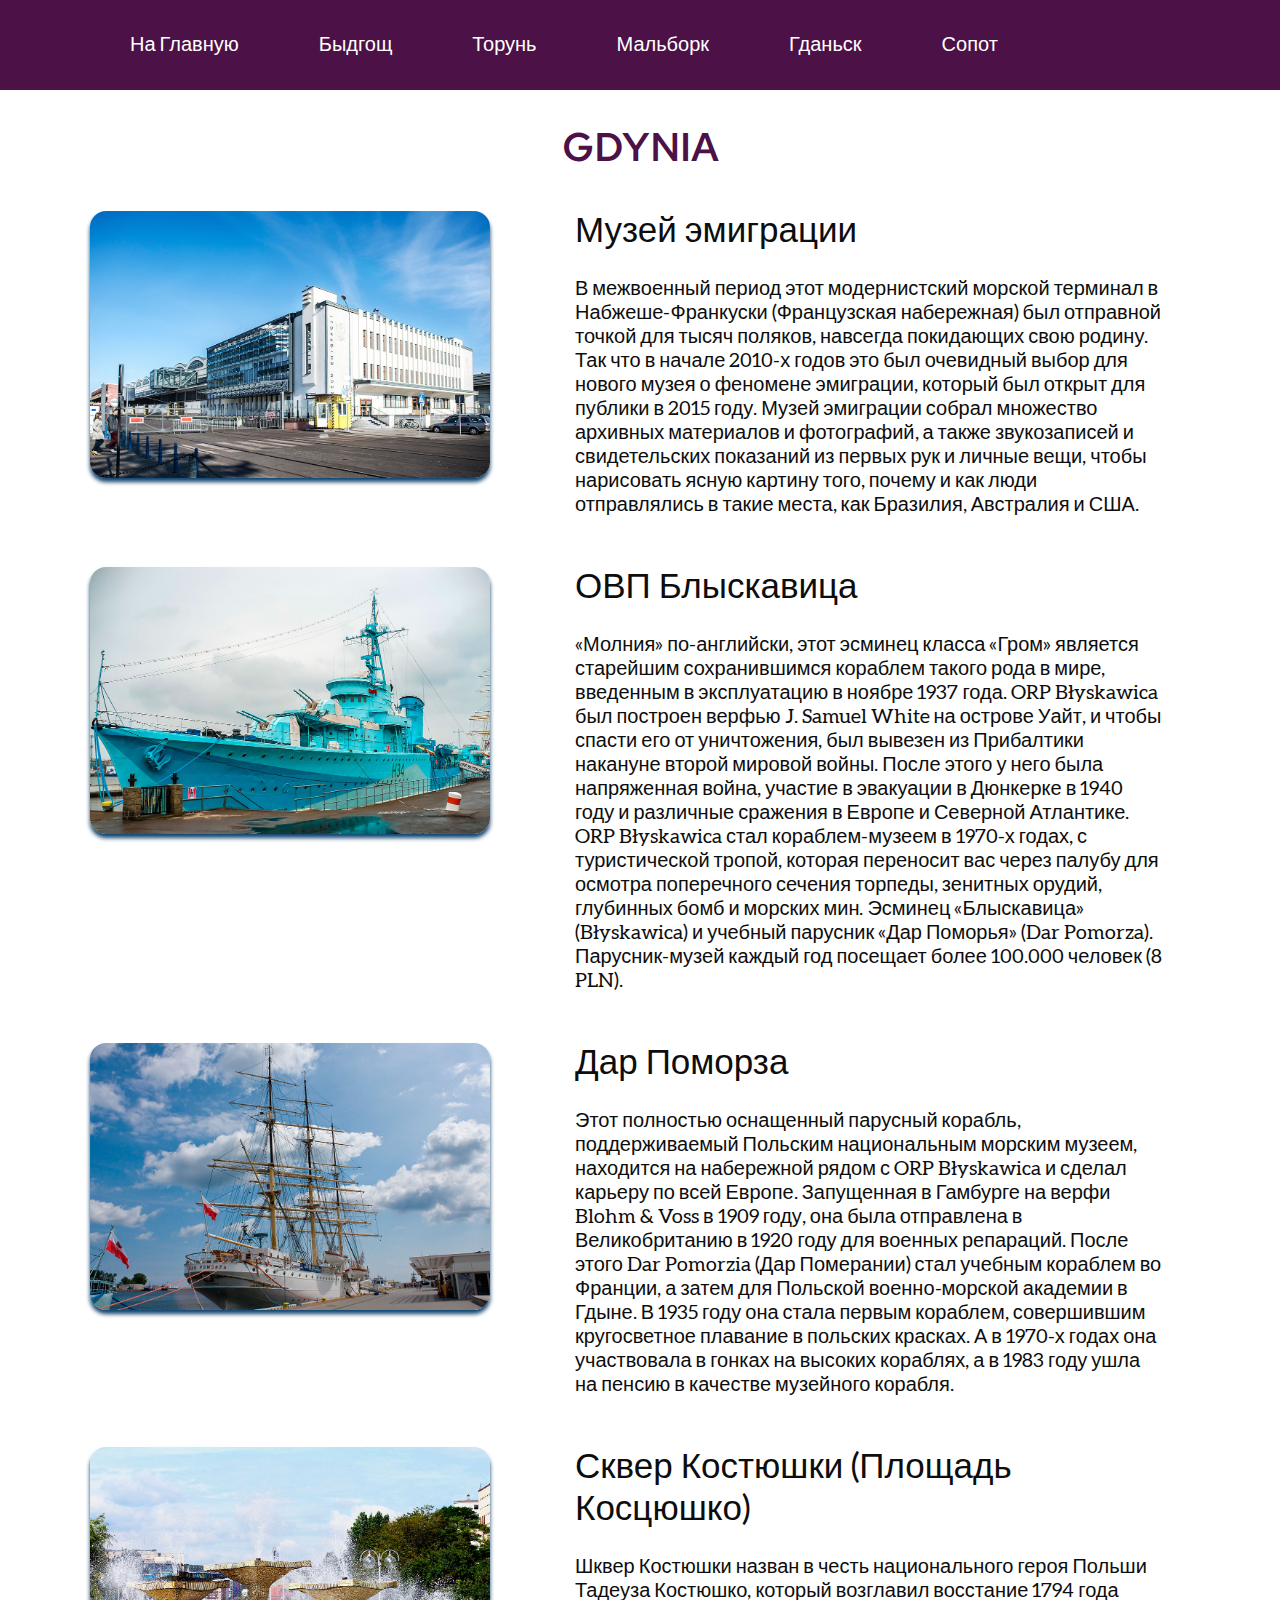
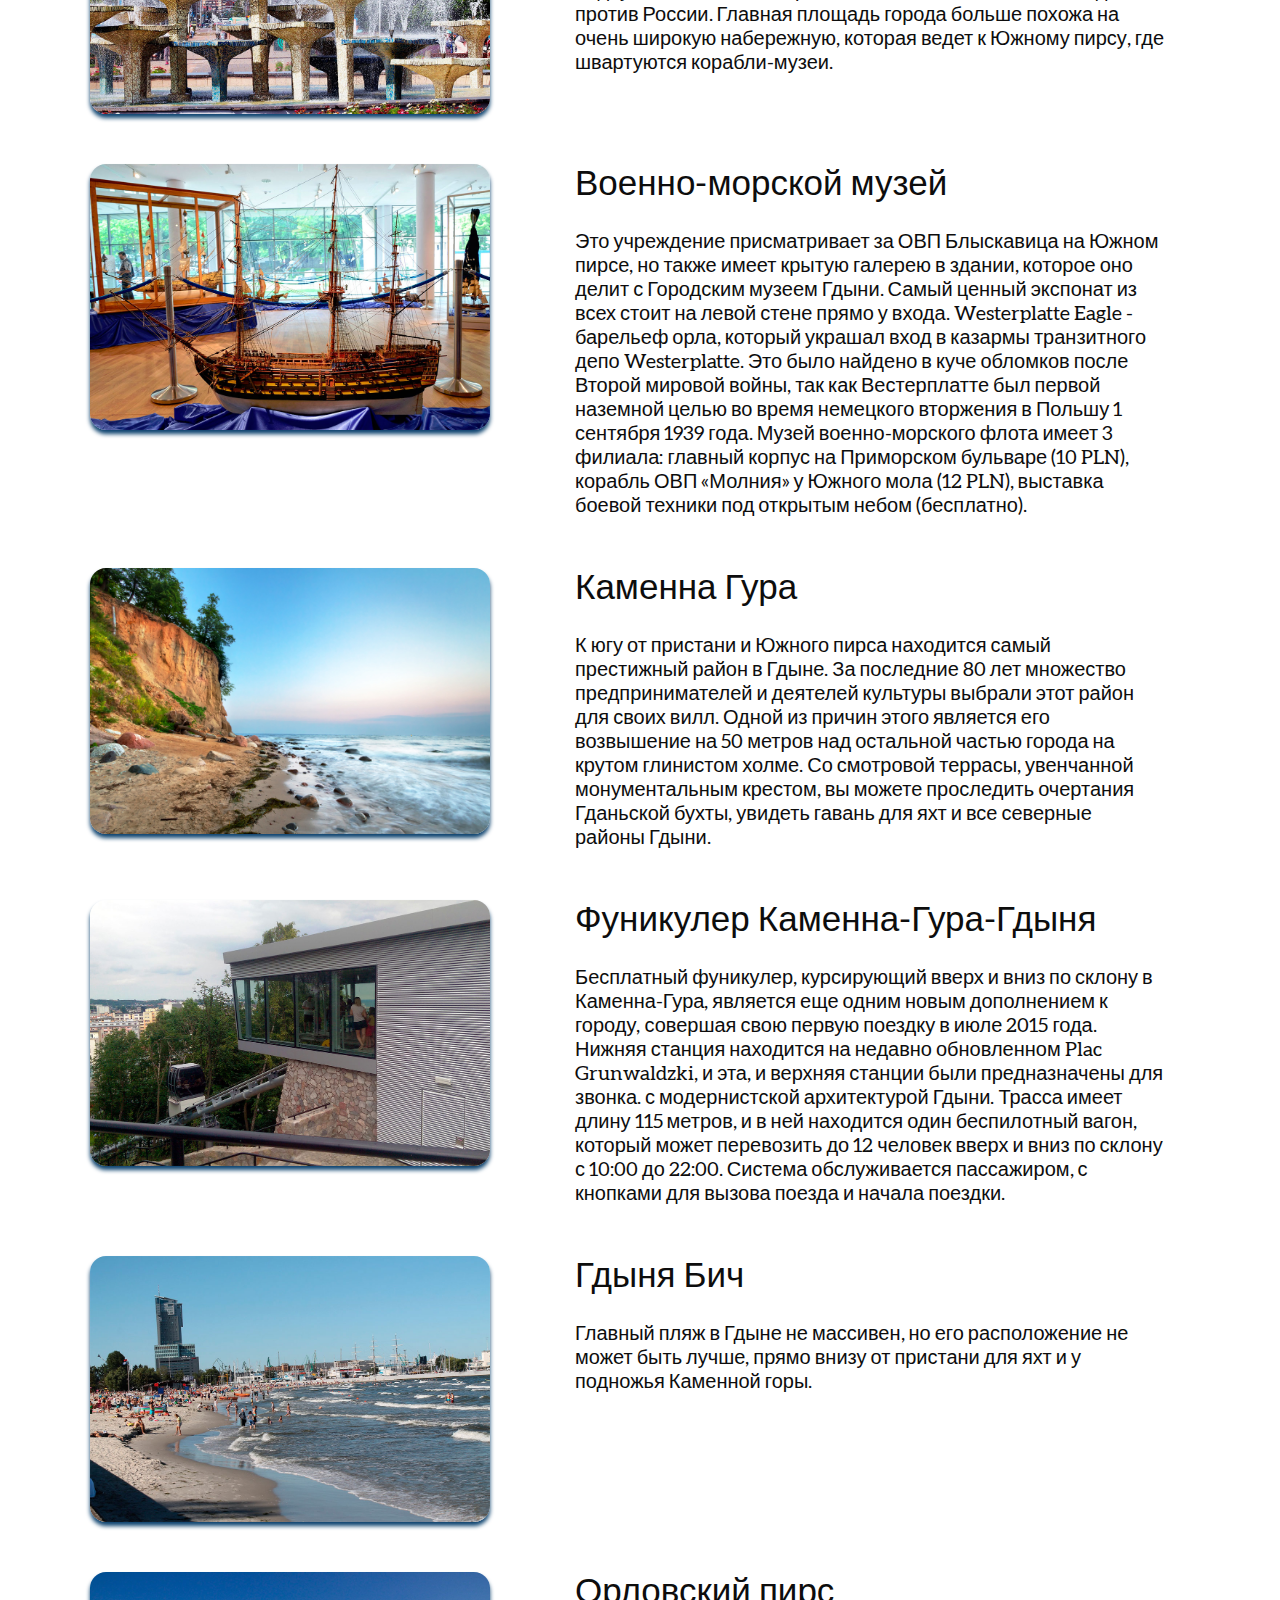
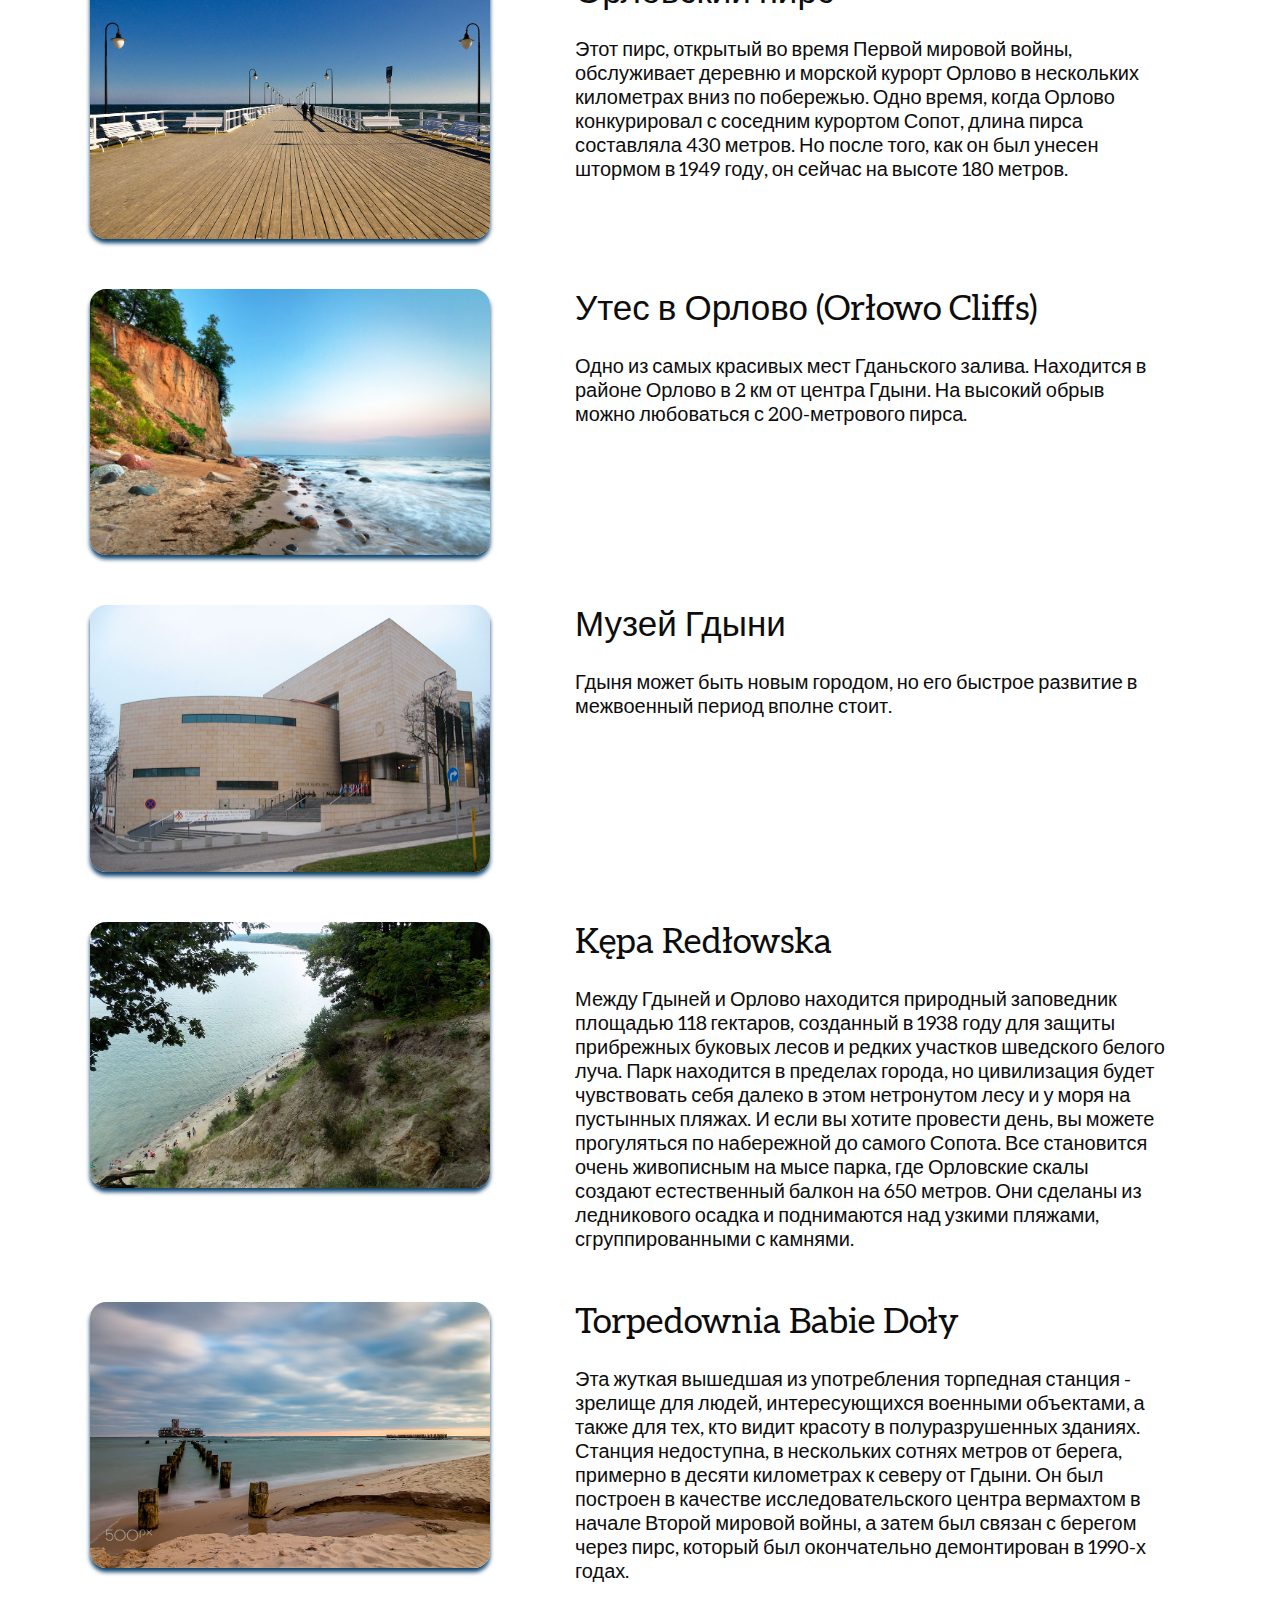
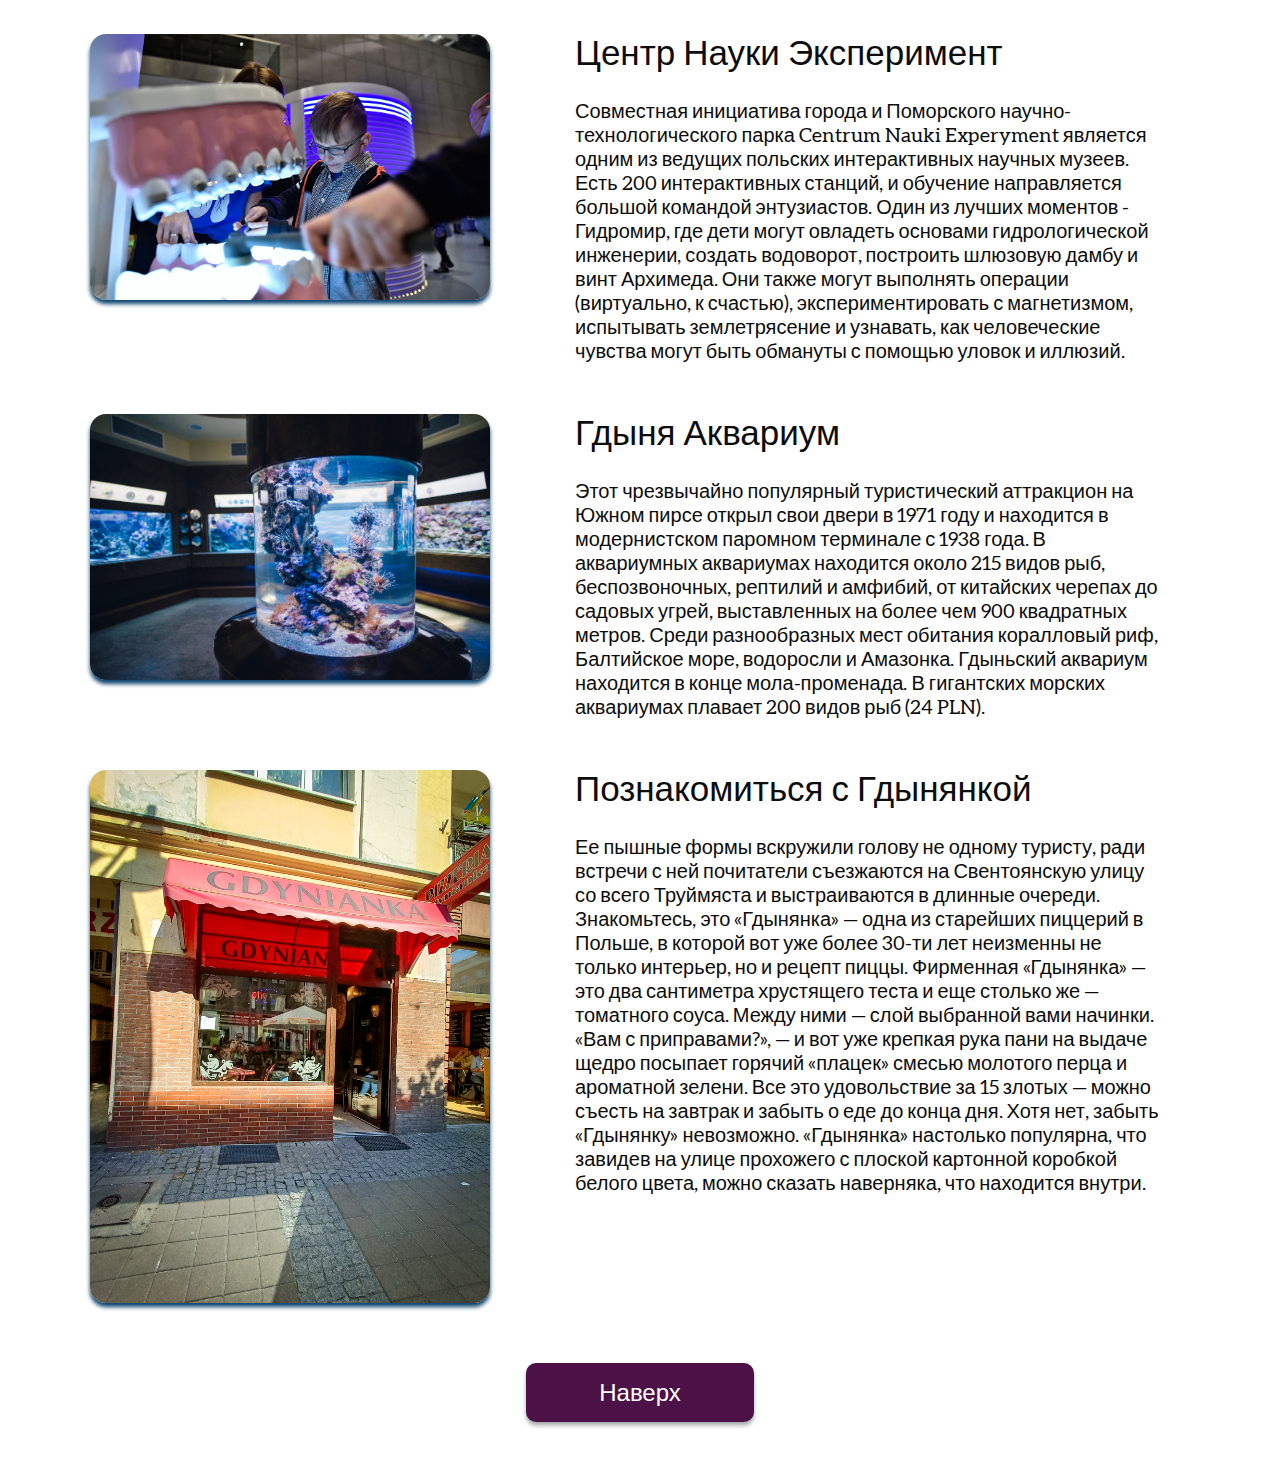
<file: pages/gdynia.html>
<!DOCTYPE html>
<html lang="ru">
<head>
    <meta charset="UTF-8">
    <meta http-equiv="X-UA-Compatible" content="IE=edge">
    <meta name="viewport" content="width=device-width, initial-scale=1.0">
    <title>EuroTrip</title>
    <link rel="icon" href="favicon.ico">
    <link rel="stylesheet" href="../css/normalize.css">
    <link rel="stylesheet" href="../css/style.css">
</head>
<body>
    <header class="header">
        <div class="wrapper">
            <nav id="menu" class="header__menu">
                <ul class="header__list">
                    <li><a href="../index.html" class="header__link">На Главную</a></li>
                    <li><a href="bydgoszcz.html" class="header__link">Быдгощ</a></li>
                    <li><a href="torun.html" class="header__link">Торунь</a></li>
                    <li><a href="malbork.html" class="header__link">Мальборк</a></li>
                    <li><a href="gdansk.html" class="header__link">Гданьск</a></li>
                    <li><a href="sopot.html" class="header__link">Сопот</a></li>

                </ul>
            </nav>
            
        </div>
        
    </header>
    <div class="wrapper">
    <h2 class="page__title">Gdynia</h2>
    <p class="page__desc"></p>

    
        <ul class="sight__list">
            <li class="sight__item">
                <img src="../assets/image/gdynia/01.jpg" class="sight__photo">
                <div class="sight__desc">
                    <h3 class="sight__title">Музей эмиграции</h3>
                    <p class="sight__text">В межвоенный период этот модернистский морской терминал в Набжеше-Франкуски (Французская набережная) был отправной точкой для тысяч поляков, навсегда покидающих свою родину.
                    Так что в начале 2010-х годов это был очевидный выбор для нового музея о феномене эмиграции, который был открыт для публики в 2015 году. Музей эмиграции собрал множество архивных материалов и фотографий, а также звукозаписей и свидетельских показаний из первых рук и личные вещи, чтобы нарисовать ясную картину того, почему и как люди отправлялись в такие места, как Бразилия, Австралия и США.
                        </p>
                </div>
            </li>

            <li class="sight__item">
                <img src="../assets/image/gdynia/02.jpg" class="sight__photo">
                <div class="sight__desc">
                    <h3 class="sight__title">ОВП Блыскавица</h3>
                    <p class="sight__text">«Молния» по-английски, этот эсминец класса «Гром» является старейшим сохранившимся кораблем такого рода в мире, введенным в эксплуатацию в ноябре 1937 года. ORP Błyskawica был построен верфью J. Samuel White на острове Уайт, и чтобы спасти его от уничтожения, был вывезен из Прибалтики накануне второй мировой войны.
                    После этого у него была напряженная война, участие в эвакуации в Дюнкерке в 1940 году и различные сражения в Европе и Северной Атлантике.
                    ORP Błyskawica стал кораблем-музеем в 1970-х годах, с туристической тропой, которая переносит вас через палубу для осмотра поперечного сечения торпеды, зенитных орудий, глубинных бомб и морских мин.  Эсминец «Блыскавица» (Błyskawica) и учебный парусник «Дар Поморья» (Dar Pomorza). Парусник-музей каждый год посещает более 100.000 человек (8 PLN).
                    </p>
                </div>
            </li>

            <li class="sight__item">
                <img src="../assets/image/gdynia/03.jpg" class="sight__photo">
                <div class="sight__desc">
                    <h3 class="sight__title">Дар Поморза</h3>
                    <p class="sight__text">Этот полностью оснащенный парусный корабль, поддерживаемый Польским национальным морским музеем, находится на набережной рядом с ORP Błyskawica и сделал карьеру по всей Европе.
                    Запущенная в Гамбурге на верфи Blohm & Voss в 1909 году, она была отправлена в Великобританию в 1920 году для военных репараций.
                    После этого Dar Pomorzia (Дар Померании) стал учебным кораблем во Франции, а затем для Польской военно-морской академии в Гдыне.
                    В 1935 году она стала первым кораблем, совершившим кругосветное плавание в польских красках.
                    А в 1970-х годах она участвовала в гонках на высоких кораблях, а в 1983 году ушла на пенсию в качестве музейного корабля. 
                    </p>
                </div>
            </li>

            <li class="sight__item">
                <img src="../assets/image/gdynia/04.jpg" class="sight__photo">
                <div class="sight__desc">
                    <h3 class="sight__title">Сквер Костюшки (Площадь Косцюшко)</h3>
                    <p class="sight__text">Шквер Костюшки назван в честь национального героя Польши Тадеуза Костюшко, который возглавил восстание 1794 года против России.
                    Главная площадь города больше похожа на очень широкую набережную, которая ведет к Южному пирсу, где швартуются корабли-музеи. 
                    </p>
                </div>
            </li>

            <li class="sight__item">
                <img src="../assets/image/gdynia/05.jpg" class="sight__photo">
                <div class="sight__desc">
                    <h3 class="sight__title">Военно-морской музей</h3>
                    <p class="sight__text">Это учреждение присматривает за ОВП Блыскавица на Южном пирсе, но также имеет крытую галерею в здании, которое оно делит с Городским музеем Гдыни.
                    Самый ценный экспонат из всех стоит на левой стене прямо у входа.
                    Westerplatte Eagle - барельеф орла, который украшал вход в казармы транзитного депо Westerplatte.
                    Это было найдено в куче обломков после Второй мировой войны, так как Вестерплатте был первой наземной целью во время немецкого вторжения в Польшу 1 сентября 1939 года.  Музей военно-морского флота имеет 3 филиала: главный корпус на Приморском бульваре (10 PLN), корабль ОВП «Молния» у Южного мола (12 PLN), выставка боевой техники под открытым небом (бесплатно).
                    </p>
                </div>
            </li>

            <li class="sight__item">
                <img src="../assets/image/gdynia/06.jpg" class="sight__photo">
                <div class="sight__desc">
                    <h3 class="sight__title">Каменна Гура</h3>
                    <p class="sight__text">К югу от пристани и Южного пирса находится самый престижный район в Гдыне.
                    За последние 80 лет множество предпринимателей и деятелей культуры выбрали этот район для своих вилл.
                    Одной из причин этого является его возвышение на 50 метров над остальной частью города на крутом глинистом холме. Со смотровой террасы, увенчанной монументальным крестом, вы можете проследить очертания Гданьской бухты, увидеть гавань для яхт и все северные районы Гдыни.
                    </p>
                </div>
            </li>

            <li class="sight__item">
                <img src="../assets/image/gdynia/07.jpg" class="sight__photo">
                <div class="sight__desc">
                    <h3 class="sight__title">Фуникулер Каменна-Гура-Гдыня</h3>
                    <p class="sight__text">Бесплатный фуникулер, курсирующий вверх и вниз по склону в Каменна-Гура, является еще одним новым дополнением к городу, совершая свою первую поездку в июле 2015 года. Нижняя станция находится на недавно обновленном Plac Grunwaldzki, и эта, и верхняя станции были предназначены для звонка. с модернистской архитектурой Гдыни.
                    Трасса имеет длину 115 метров, и в ней находится один беспилотный вагон, который может перевозить до 12 человек вверх и вниз по склону с 10:00 до 22:00. Система обслуживается пассажиром, с кнопками для вызова поезда и начала поездки.
                    </p>
                </div>
            </li>

            <li class="sight__item">
                <img src="../assets/image/gdynia/08.jpg" class="sight__photo">
                <div class="sight__desc">
                    <h3 class="sight__title">Гдыня Бич</h3>
                    <p class="sight__text">Главный пляж в Гдыне не массивен, но его расположение не может быть лучше, прямо внизу от пристани для яхт и у подножья Каменной горы. 
                    </p>
                </div>
            </li>

            <li class="sight__item">
                <img src="../assets/image/gdynia/09.jpg" class="sight__photo">
                <div class="sight__desc">
                    <h3 class="sight__title">Орловский пирс</h3>
                    <p class="sight__text">Этот пирс, открытый во время Первой мировой войны, обслуживает деревню и морской курорт Орлово в нескольких километрах вниз по побережью.
                    Одно время, когда Орлово конкурировал с соседним курортом Сопот, длина пирса составляла 430 метров.
                    Но после того, как он был унесен штормом в 1949 году, он сейчас на высоте 180 метров. 
                        
                    </p>
                </div>
            </li>

            <li class="sight__item">
                <img src="../assets/image/gdynia/06.jpg" class="sight__photo">
                <div class="sight__desc">
                    <h3 class="sight__title">Утес в Орлово (Orłowo Cliffs) </h3>
                    <p class="sight__text">Одно из самых красивых мест Гданьского залива. Находится в районе Орлово в 2 км от центра Гдыни. На высокий обрыв можно любоваться с 200-метрового пирса.</p>
                </div>
            </li>

            <li class="sight__item">
                <img src="../assets/image/gdynia/10.jpg" class="sight__photo">
                <div class="sight__desc">
                    <h3 class="sight__title">Музей Гдыни</h3>
                    <p class="sight__text">Гдыня может быть новым городом, но его быстрое развитие в межвоенный период вполне стоит.</p>
                </div>
            </li>

            <li class="sight__item">
                <img src="../assets/image/gdynia/11.jpg" class="sight__photo">
                <div class="sight__desc">
                    <h3 class="sight__title">Kępa Redłowska</h3>
                    <p class="sight__text">Между Гдыней и Орлово находится природный заповедник площадью 118 гектаров, созданный в 1938 году для защиты прибрежных буковых лесов и редких участков шведского белого луча.
                    Парк находится в пределах города, но цивилизация будет чувствовать себя далеко в этом нетронутом лесу и у моря на пустынных пляжах.
                    И если вы хотите провести день, вы можете прогуляться по набережной до самого Сопота.
                    Все становится очень живописным на мысе парка, где Орловские скалы создают естественный балкон на 650 метров.
                    Они сделаны из ледникового осадка и поднимаются над узкими пляжами, сгруппированными с камнями.
                    </p>
                </div>
            </li>

            <li class="sight__item">
                <img src="../assets/image/gdynia/12.jpg" class="sight__photo">
                <div class="sight__desc">
                    <h3 class="sight__title">Torpedownia Babie Doły</h3>
                    <p class="sight__text">Эта жуткая вышедшая из употребления торпедная станция - зрелище для людей, интересующихся военными объектами, а также для тех, кто видит красоту в полуразрушенных зданиях.
                    Станция недоступна, в нескольких сотнях метров от берега, примерно в десяти километрах к северу от Гдыни.
                    Он был построен в качестве исследовательского центра вермахтом в начале Второй мировой войны, а затем был связан с берегом через пирс, который был окончательно демонтирован в 1990-х годах. 
                    </p>
                </div>
            </li>

            <li class="sight__item">
                <img src="../assets/image/gdynia/13.jpg" class="sight__photo">
                <div class="sight__desc">
                    <h3 class="sight__title">Центр Науки Эксперимент</h3>
                    <p class="sight__text">Совместная инициатива города и Поморского научно-технологического парка Centrum Nauki Experyment является одним из ведущих польских интерактивных научных музеев.
                    Есть 200 интерактивных станций, и обучение направляется большой командой энтузиастов.
                    Один из лучших моментов - Гидромир, где дети могут овладеть основами гидрологической инженерии, создать водоворот, построить шлюзовую дамбу и винт Архимеда.
                    Они также могут выполнять операции (виртуально, к счастью), экспериментировать с магнетизмом, испытывать землетрясение и узнавать, как человеческие чувства могут быть обмануты с помощью уловок и иллюзий.
                    </p>
                </div>
            </li>

            <li class="sight__item">
                <img src="../assets/image/gdynia/14.jpg" class="sight__photo">
                <div class="sight__desc">
                    <h3 class="sight__title">Гдыня Аквариум</h3>
                    <p class="sight__text">Этот чрезвычайно популярный туристический аттракцион на Южном пирсе открыл свои двери в 1971 году и находится в модернистском паромном терминале с 1938 года. В аквариумных аквариумах находится около 215 видов рыб, беспозвоночных, рептилий и амфибий, от китайских черепах до садовых угрей, выставленных на более чем 900 квадратных метров.
                    Среди разнообразных мест обитания коралловый риф, Балтийское море, водоросли и Амазонка. Гдыньский аквариум находится в конце мола-променада. В гигантских морских аквариумах плавает 200 видов рыб (24 PLN).
                    </p>
                </div>
            </li>

            <li class="sight__item">
                <img src="../assets/image/gdynia/15.jpg" class="sight__photo">
                <div class="sight__desc">
                    <h3 class="sight__title">Познакомиться с Гдынянкой</h3>
                    <p class="sight__text">Ее пышные формы вскружили голову не одному туристу, ради встречи с ней почитатели съезжаются на Свентоянскую улицу со всего Труймяста и выстраиваются в длинные очереди. Знакомьтесь, это «Гдынянка» — одна из старейших пиццерий в Польше, в которой вот уже более 30-ти лет неизменны не только интерьер, но и рецепт пиццы. Фирменная «Гдынянка» — это два сантиметра хрустящего теста и еще столько же — томатного соуса. Между ними — слой выбранной вами начинки. «Вам с приправами?», — и вот уже крепкая рука пани на выдаче щедро посыпает горячий «плацек» смесью молотого перца и ароматной зелени. Все это удовольствие за 15 злотых — можно съесть на завтрак и забыть о еде до конца дня. Хотя нет, забыть «Гдынянку» невозможно.  «Гдынянка» настолько популярна, что завидев на улице прохожего с плоской картонной коробкой белого цвета, можно сказать наверняка, что находится внутри.
                    </p>
                </div>
            </li>
        </ul>
        
        <div class="btn">
            <a href="#menu" type="button" class="button">Наверх</a>
        </div>
        
    </div>
    
</body>
</html>
</file>
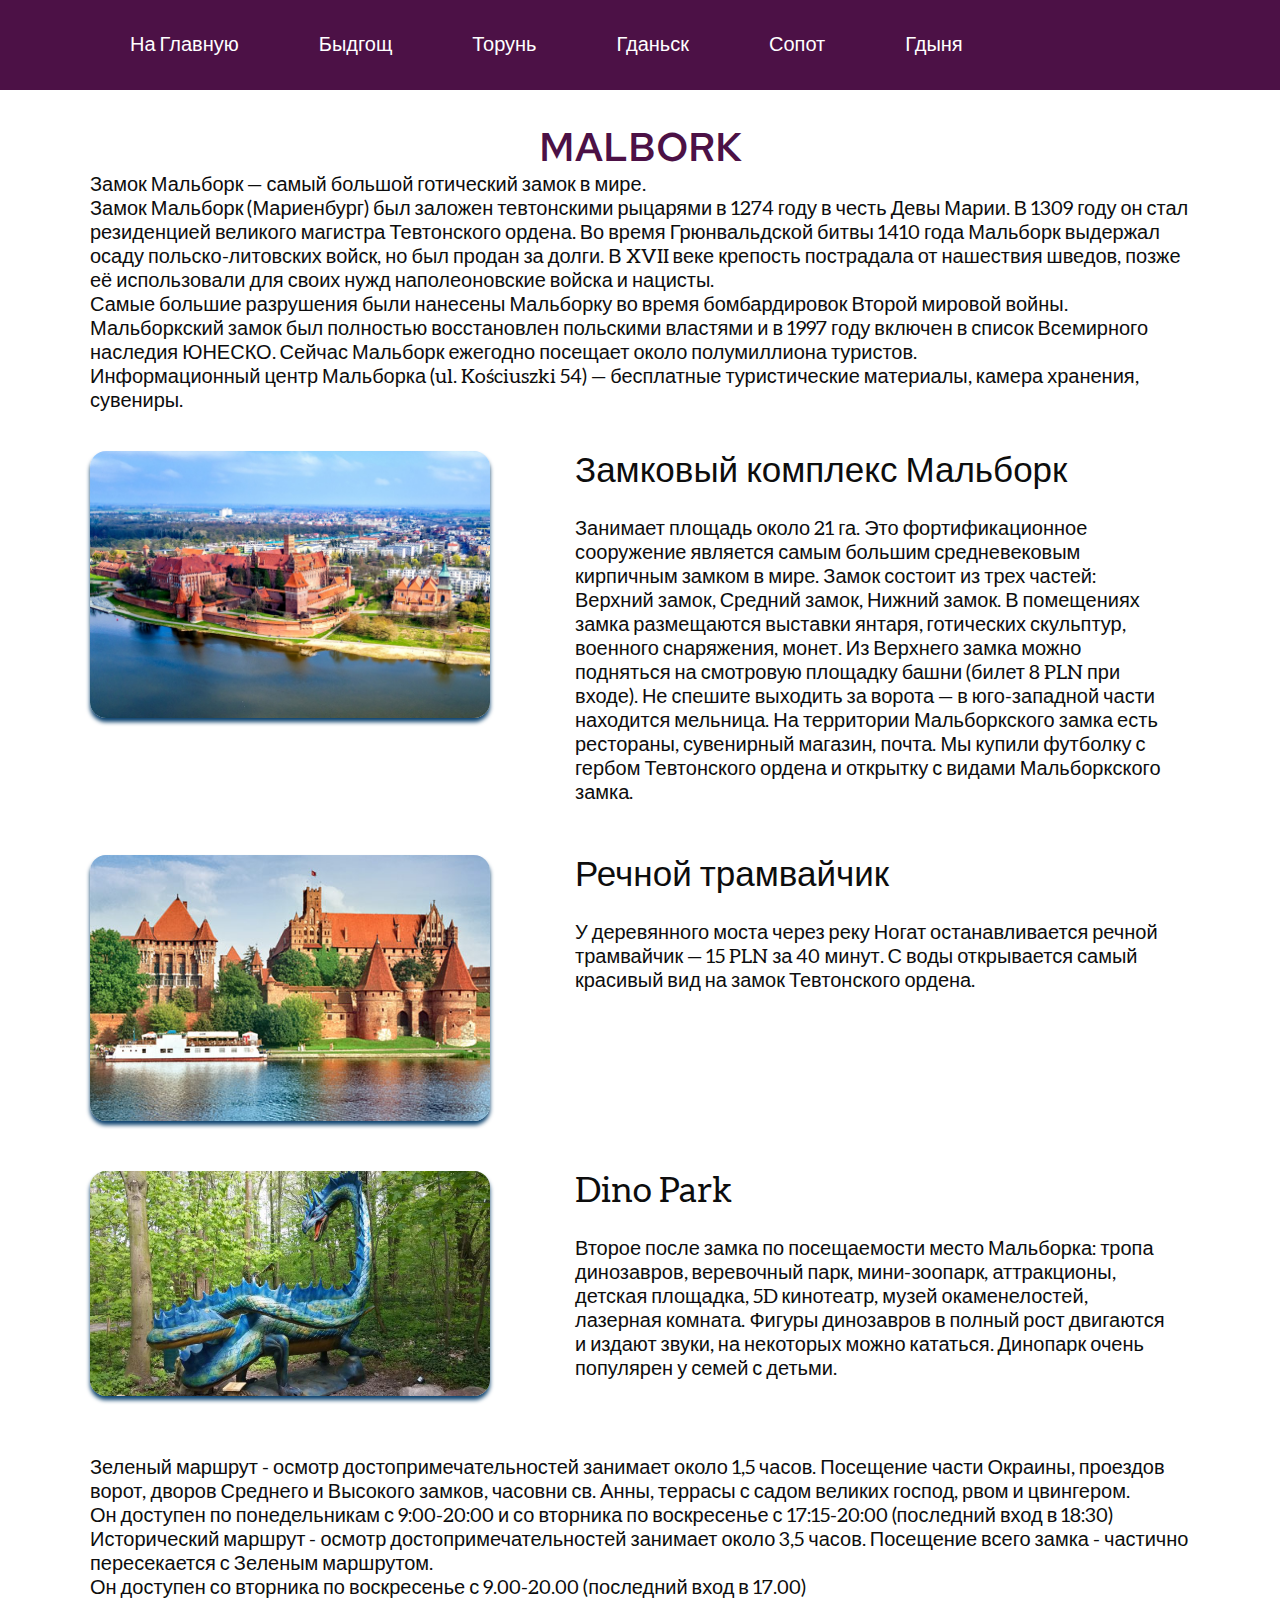
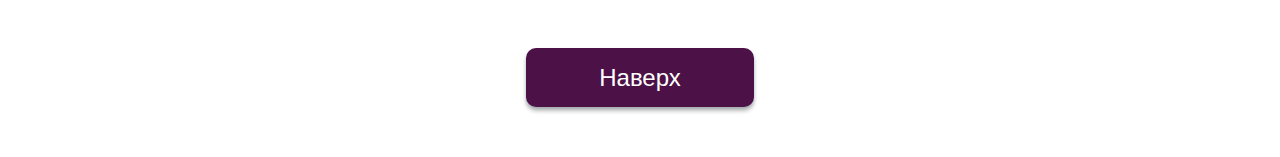
<file: pages/malbork.html>
<!DOCTYPE html>
<html lang="ru">
<head>
    <meta charset="UTF-8">
    <meta http-equiv="X-UA-Compatible" content="IE=edge">
    <meta name="viewport" content="width=device-width, initial-scale=1.0">
    <title>EuroTrip</title>
    <link rel="icon" href="favicon.ico">
    <link rel="stylesheet" href="../css/normalize.css">
    <link rel="stylesheet" href="../css/style.css">
</head>
<body>
    <header class="header">
        <div class="wrapper">
            <nav id="menu" class="header__menu">
                <ul class="header__list">
                    <li><a href="../index.html" class="header__link">На Главную</a></li>
                    <li><a href="bydgoszcz.html" class="header__link">Быдгощ</a></li>
                    <li><a href="torun.html" class="header__link">Торунь</a></li>
                    <li><a href="gdansk.html" class="header__link">Гданьск</a></li>
                    <li><a href="sopot.html" class="header__link">Сопот</a></li>
                    <li><a href="gdynia.html" class="header__link">Гдыня</a></li>

                </ul>
            </nav>
            
        </div>
        
    </header>

    <div class="wrapper">
        <h2 class="page__title">Malbork</h2>
        <p class="page__desc">Замок Мальборк — самый большой готический замок в мире. </p>
        <p class="page__desc">Замок Мальборк (Мариенбург) был заложен тевтонскими рыцарями в 1274 году в честь Девы Марии. В 1309 году он стал резиденцией великого магистра Тевтонского ордена. Во время Грюнвальдской битвы 1410 года Мальборк выдержал осаду польско-литовских войск, но был продан за долги. В XVII веке крепость пострадала от нашествия шведов, позже её использовали для своих нужд наполеоновские войска и нацисты.</p>
        <p class="page__desc">Самые большие разрушения были нанесены Мальборку во время бомбардировок Второй мировой войны. Мальборкский замок был полностью восстановлен польскими властями и в 1997 году включен в список Всемирного наследия ЮНЕСКО. Сейчас Мальборк ежегодно посещает около полумиллиона туристов.</p>
        <p class="page__desc">Информационный центр Мальборка (ul. Kościuszki 54) — бесплатные туристические материалы, камера хранения, сувениры.</p>
            

        <ul class="sight__list">
            <li class="sight__item">
                <img src="../assets/image/malbork/01.jpg" class="sight__photo">
                <div class="sight__desc">
                    <h3 class="sight__title">Замковый комплекс Мальборк</h3>
                    <p class="sight__text">Занимает площадь около 21 га. Это фортификационное сооружение является самым большим средневековым кирпичным замком в мире. Замок состоит из трех частей: Верхний замок, Средний замок, Нижний замок. В помещениях замка размещаются выставки янтаря, готических скульптур, военного снаряжения, монет. Из Верхнего замка можно подняться на смотровую площадку башни (билет 8 PLN при входе). Не спешите выходить за ворота — в юго-западной части находится мельница. На территории Мальборкского замка есть рестораны, сувенирный магазин, почта. Мы купили футболку с гербом Тевтонского ордена и открытку с видами Мальборкского замка.
                    </p>
                </div>
            </li>

            <li class="sight__item">
                <img src="../assets/image/malbork/02.jpg" class="sight__photo">
                <div class="sight__desc">
                    <h3 class="sight__title">Речной трамвайчик </h3>
                    <p class="sight__text">У деревянного моста через реку Ногат останавливается речной трамвайчик — 15 PLN за 40 минут. С воды открывается самый красивый вид на замок Тевтонского ордена.
                    </p>
                </div>
            </li>

            <li class="sight__item">
                <img src="../assets/image/malbork/03.jpg" class="sight__photo">
                <div class="sight__desc">
                    <h3 class="sight__title">Dino Park </h3>
                    <p class="sight__text">Второе после замка по посещаемости место Мальборка: тропа динозавров, веревочный парк, мини-зоопарк, аттракционы, детская площадка, 5D кинотеатр, музей окаменелостей, лазерная комната. Фигуры динозавров в полный рост двигаются и издают звуки, на некоторых можно кататься. Динопарк очень популярен у семей с детьми.
                    </p>
                </div>
            </li>
        </ul>

        <p class="page__desc">Зеленый маршрут - осмотр достопримечательностей занимает около 1,5 часов.
        Посещение части Окраины, проездов ворот, дворов Среднего и Высокого замков, часовни св. Анны, террасы с садом великих господ, рвом и цвингером.<br>
        Он доступен по понедельникам с 9:00-20:00 и со вторника по воскресенье с 17:15-20:00 (последний вход в 18:30)</p>
        <p class="page__desc">Исторический маршрут - осмотр достопримечательностей занимает около 3,5 часов. Посещение всего замка - частично пересекается с Зеленым маршрутом.<br>
        Он доступен со вторника по воскресенье с 9.00-20.00 (последний вход в 17.00)</p>
    </div><br><br>

    <div class="btn">
        <a href="#menu" type="button" class="button">Наверх</a>
    </div>
    
</body>
</html>
</file>
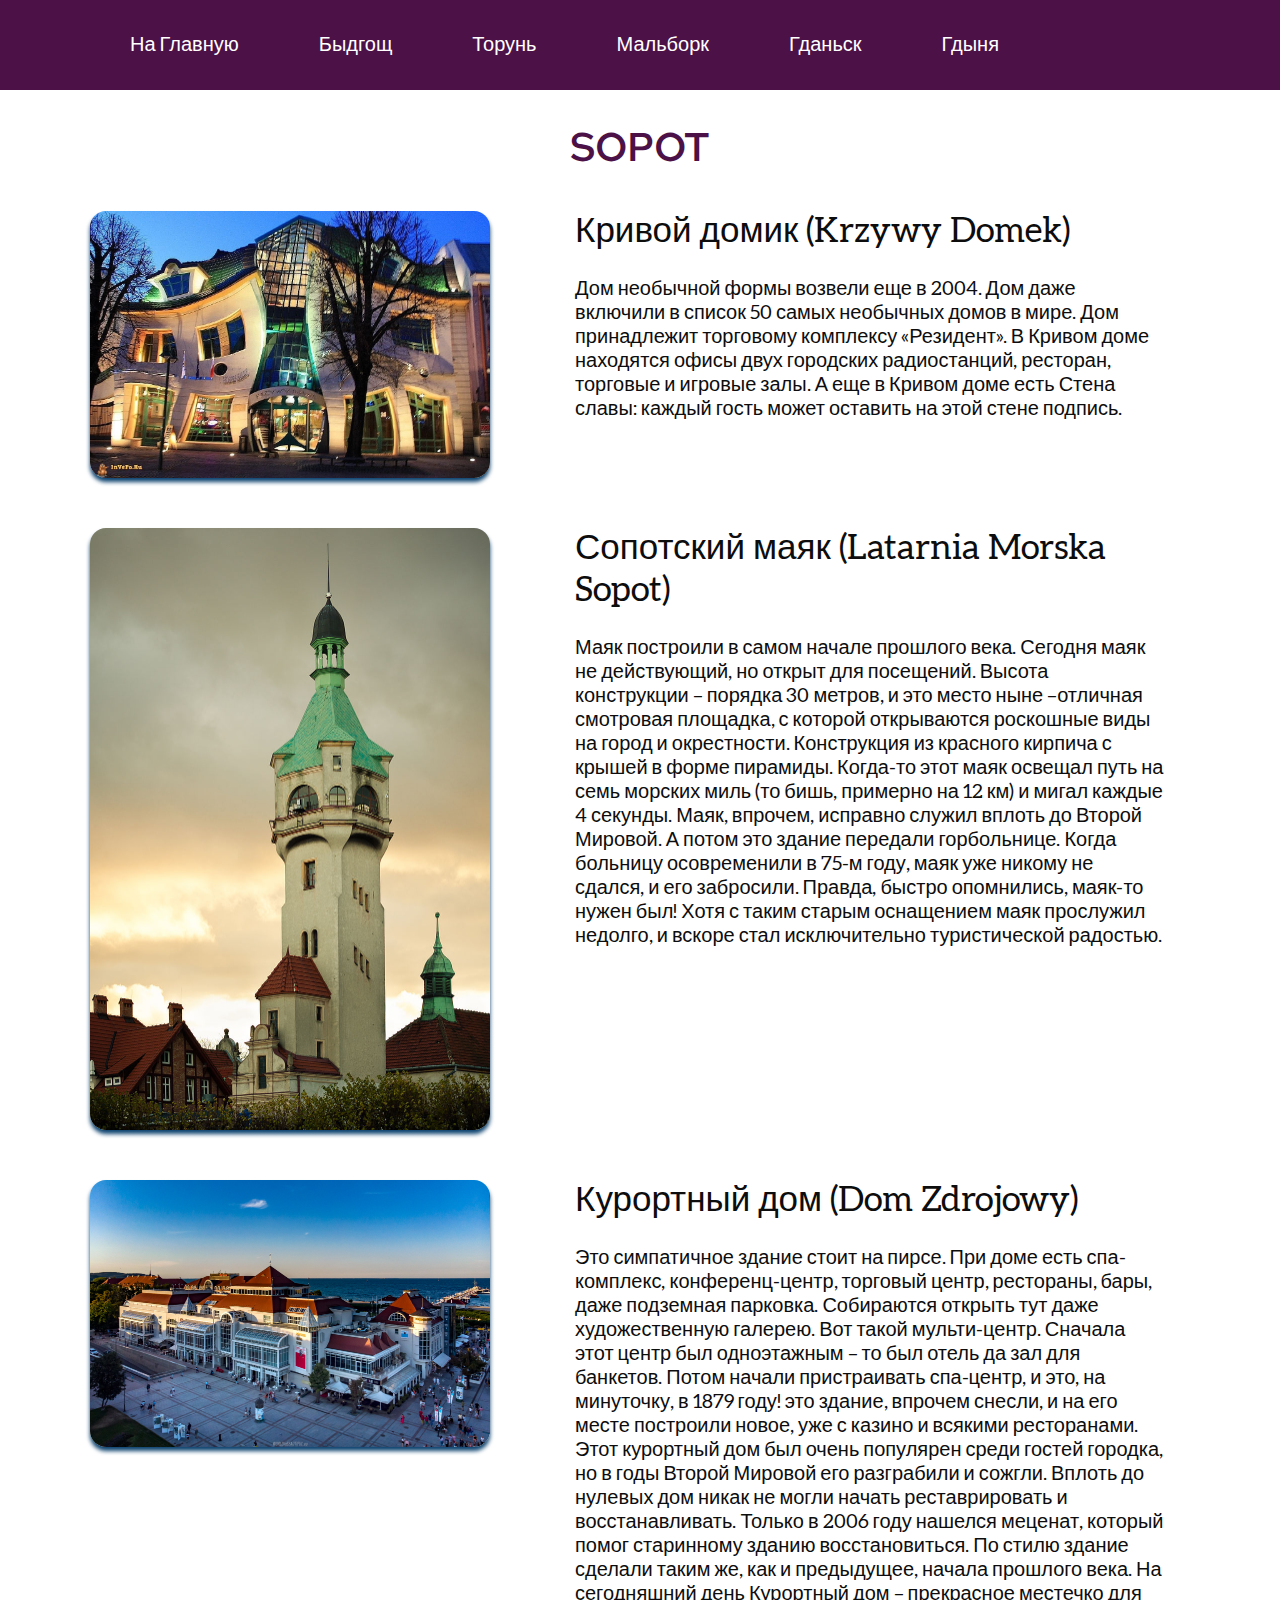
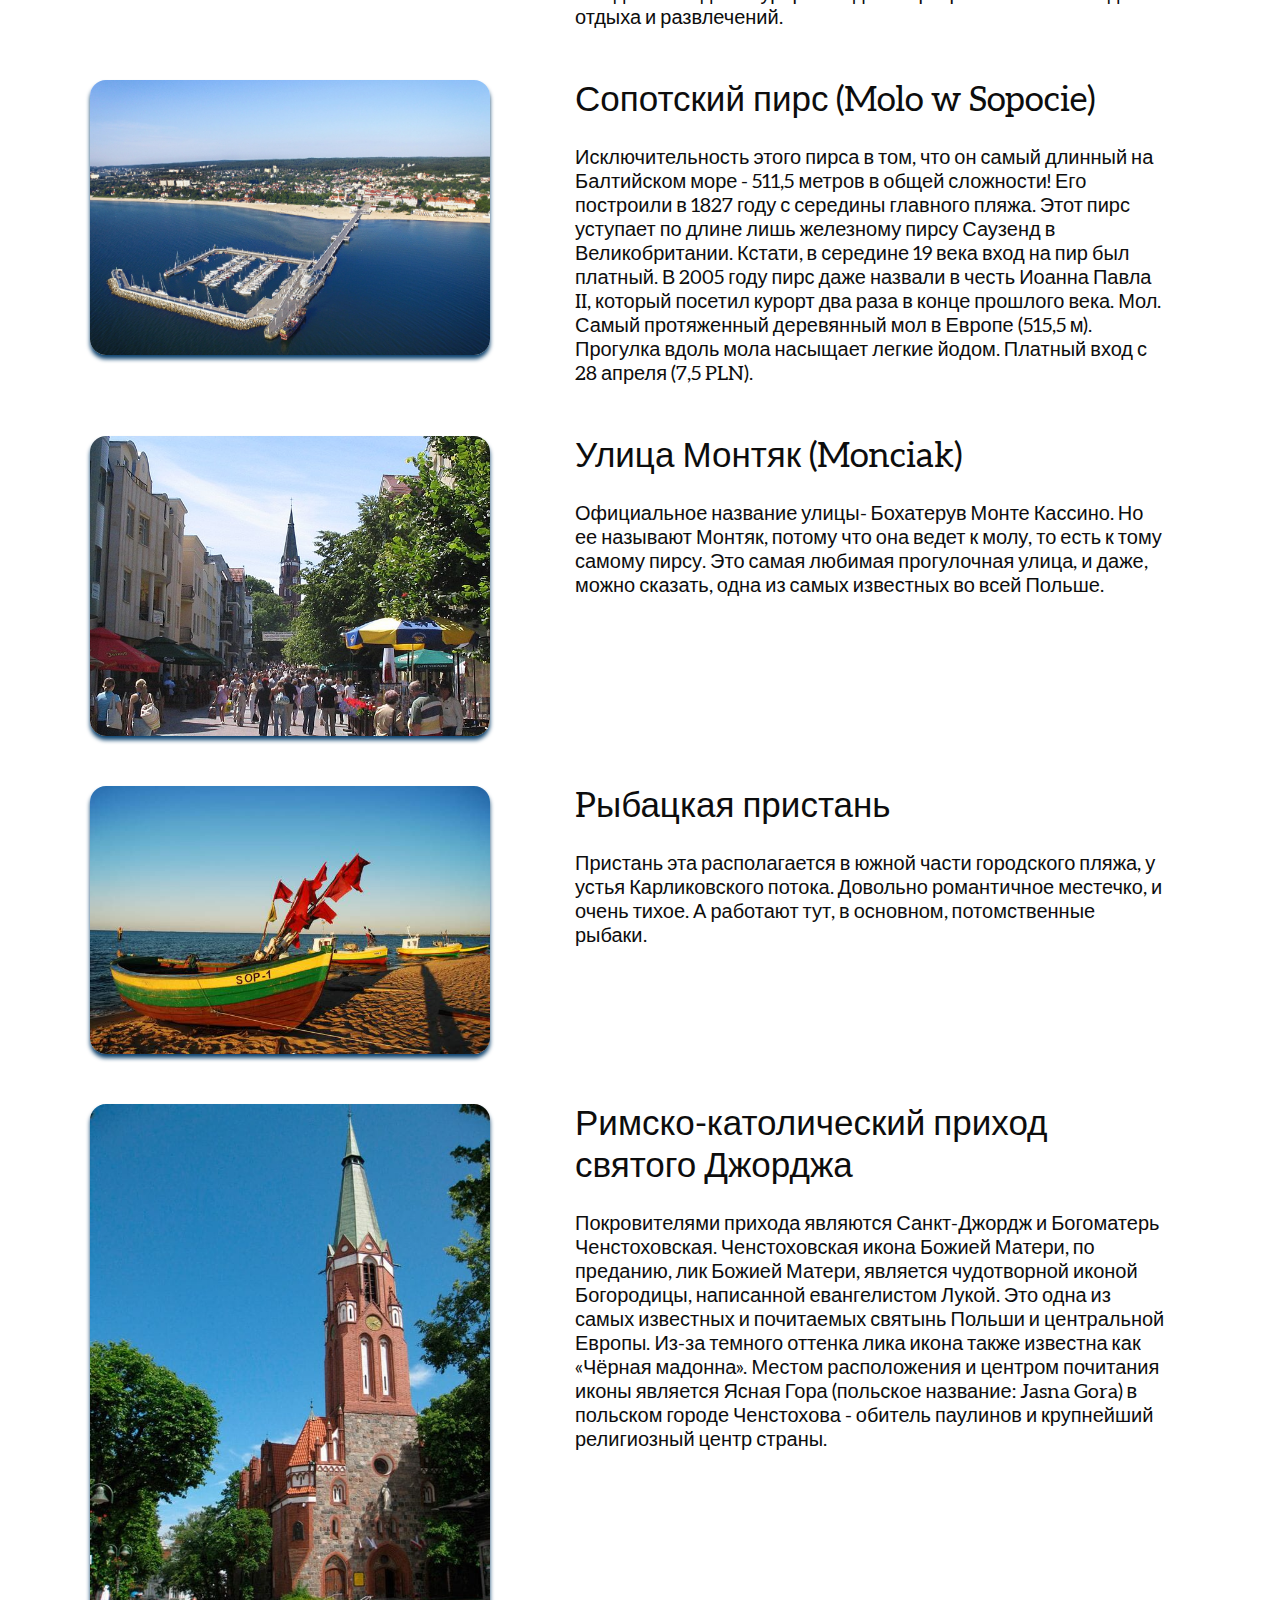
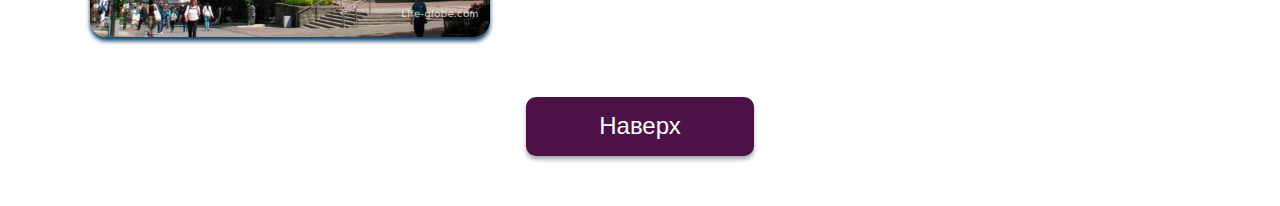
<file: pages/sopot.html>
<!DOCTYPE html>
<html lang="ru">
<head>
    <meta charset="UTF-8">
    <meta http-equiv="X-UA-Compatible" content="IE=edge">
    <meta name="viewport" content="width=device-width, initial-scale=1.0">
    <title>EuroTrip</title>
    <link rel="icon" href="favicon.ico">
    <link rel="stylesheet" href="../css/normalize.css">
    <link rel="stylesheet" href="../css/style.css">
</head>
<body>
    <header class="header">
        <div class="wrapper">
            <nav id="menu" class="header__menu">
                <ul class="header__list">
                    <li><a href="../index.html" class="header__link">На Главную</a></li>
                    <li><a href="bydgoszcz.html" class="header__link">Быдгощ</a></li>
                    <li><a href="torun.html" class="header__link">Торунь</a></li>
                    <li><a href="malbork.html" class="header__link">Мальборк</a></li>
                    <li><a href="gdansk.html" class="header__link">Гданьск</a></li>
                    <li><a href="gdynia.html" class="header__link">Гдыня</a></li>

                </ul>
            </nav>
            
        </div>
        
    </header>
    <div class="wrapper">
    <h2 class="page__title">Sopot</h2>
    <p class="page__desc"></p>

    
        <ul class="sight__list">
            <li class="sight__item">
                <img src="../assets/image/sopot/01.jpg" class="sight__photo">
                <div class="sight__desc">
                    <h3 class="sight__title">Кривой домик (Krzywy Domek)</h3>
                    <p class="sight__text">Дом необычной формы возвели еще в 2004. Дом даже включили в список 50 самых необычных домов в мире. Дом принадлежит торговому комплексу «Резидент». В Кривом доме находятся офисы двух городских радиостанций, ресторан, торговые и игровые залы. А еще в Кривом доме есть Стена славы: каждый гость может оставить на этой стене подпись.</p>
                </div>
            </li>

            <li class="sight__item">
                <img src="../assets/image/sopot/02.jpg" class="sight__photo">
                <div class="sight__desc">
                    <h3 class="sight__title">Сопотский маяк (Latarnia Morska Sopot)</h3>
                    <p class="sight__text">Маяк построили в самом начале прошлого века. Сегодня маяк не действующий, но открыт для посещений. Высота конструкции – порядка 30 метров, и это место ныне –отличная смотровая площадка, с которой открываются роскошные виды на город и окрестности. Конструкция из красного кирпича с крышей в форме пирамиды. Когда-то этот маяк освещал путь на семь морских миль (то бишь, примерно на 12 км) и мигал каждые 4 секунды. Маяк, впрочем, исправно служил вплоть до Второй Мировой. А потом это здание передали горбольнице. Когда больницу осовременили в 75-м году, маяк уже никому не сдался, и его забросили. Правда, быстро опомнились, маяк-то нужен был! Хотя с таким старым оснащением маяк прослужил недолго, и вскоре стал исключительно туристической радостью.</p>
                </div>
            </li>

            <li class="sight__item">
                <img src="../assets/image/sopot/03.jpg" class="sight__photo">
                <div class="sight__desc">
                    <h3 class="sight__title">Курортный дом (Dom Zdrojowy)</h3>
                    <p class="sight__text">Это симпатичное здание стоит на пирсе. При доме есть спа-комплекс, конференц-центр, торговый центр, рестораны, бары, даже подземная парковка. Собираются открыть тут даже художественную галерею. Вот такой мульти-центр. Сначала этот центр был одноэтажным – то был отель да зал для банкетов. Потом начали пристраивать спа-центр, и это, на минуточку, в 1879 году! это здание, впрочем снесли, и на его месте построили новое, уже с казино и всякими ресторанами. Этот курортный дом был очень популярен среди гостей городка, но в годы Второй Мировой его разграбили и сожгли. Вплоть до нулевых дом никак не могли начать реставрировать и восстанавливать. Только в 2006 году нашелся меценат, который помог старинному зданию восстановиться. По стилю здание сделали таким же, как и предыдущее, начала прошлого века. На сегодняшний день Курортный дом – прекрасное местечко для отдыха и развлечений.</p>
                </div>
            </li>

            <li class="sight__item">
                <img src="../assets/image/sopot/04.jpg" class="sight__photo">
                <div class="sight__desc">
                    <h3 class="sight__title">Сопотский пирс (Molo w Sopocie)</h3>
                    <p class="sight__text">Исключительность этого пирса в том, что он самый длинный на Балтийском море - 511,5 метров в общей сложности! Его построили в 1827 году с середины главного пляжа. Этот пирс уступает по длине лишь железному пирсу Саузенд в Великобритании. Кстати, в середине 19 века вход на пир был платный. В 2005 году пирс даже назвали в честь Иоанна Павла II, который посетил курорт два раза в конце прошлого века. Мол. Самый протяженный деревянный мол в Европе (515,5 м). Прогулка вдоль мола насыщает легкие йодом. Платный вход с 28 апреля (7,5 PLN).</p>
                </div>
            </li>

            <li class="sight__item">
                <img src="../assets/image/sopot/05.jpg" class="sight__photo">
                <div class="sight__desc">
                    <h3 class="sight__title">Улица Монтяк (Monciak)</h3>
                    <p class="sight__text">Официальное название улицы- Бохатерув Монте Кассино. Но ее называют Монтяк, потому что она ведет к молу, то есть к тому самому пирсу. Это самая любимая прогулочная улица, и даже, можно сказать, одна из самых известных во всей Польше.</p>
                </div>
            </li>

            <li class="sight__item">
                <img src="../assets/image/sopot/06.jpg" class="sight__photo">
                <div class="sight__desc">
                    <h3 class="sight__title">Pыбацкая пристань</h3>
                    <p class="sight__text">Пристань эта располагается в южной части городского пляжа, у устья Карликовского потока. Довольно романтичное местечко, и очень тихое. А работают тут, в основном, потомственные рыбаки. 
                    </p>
                </div>
            </li>

            <li class="sight__item">
                <img src="../assets/image/sopot/07.jpg" class="sight__photo">
                <div class="sight__desc">
                    <h3 class="sight__title">Римско-католический приход святого Джорджа</h3>
                    <p class="sight__text">Покровителями прихода являются Санкт-Джордж и Богоматерь Ченстоховская. Ченстоховская икона Божией Матери, по преданию, лик Божией Матери, является чудотворной иконой Богородицы, написанной евангелистом Лукой. Это одна из самых известных и почитаемых святынь Польши и центральной Европы. Из-за темного оттенка лика икона также известна как «Чёрная мадонна». Местом расположения и центром почитания иконы является Ясная Гора (польское название: Jasna Gora) в польском городе Ченстохова - обитель паулинов и крупнейший религиозный центр страны.
                    </p>
                </div>
            </li>
        </ul>

        <div class="btn">
            <a href="#menu" type="button" class="button">Наверх</a>
        </div>
        
    </div>


    
</body>
</html>
</file>
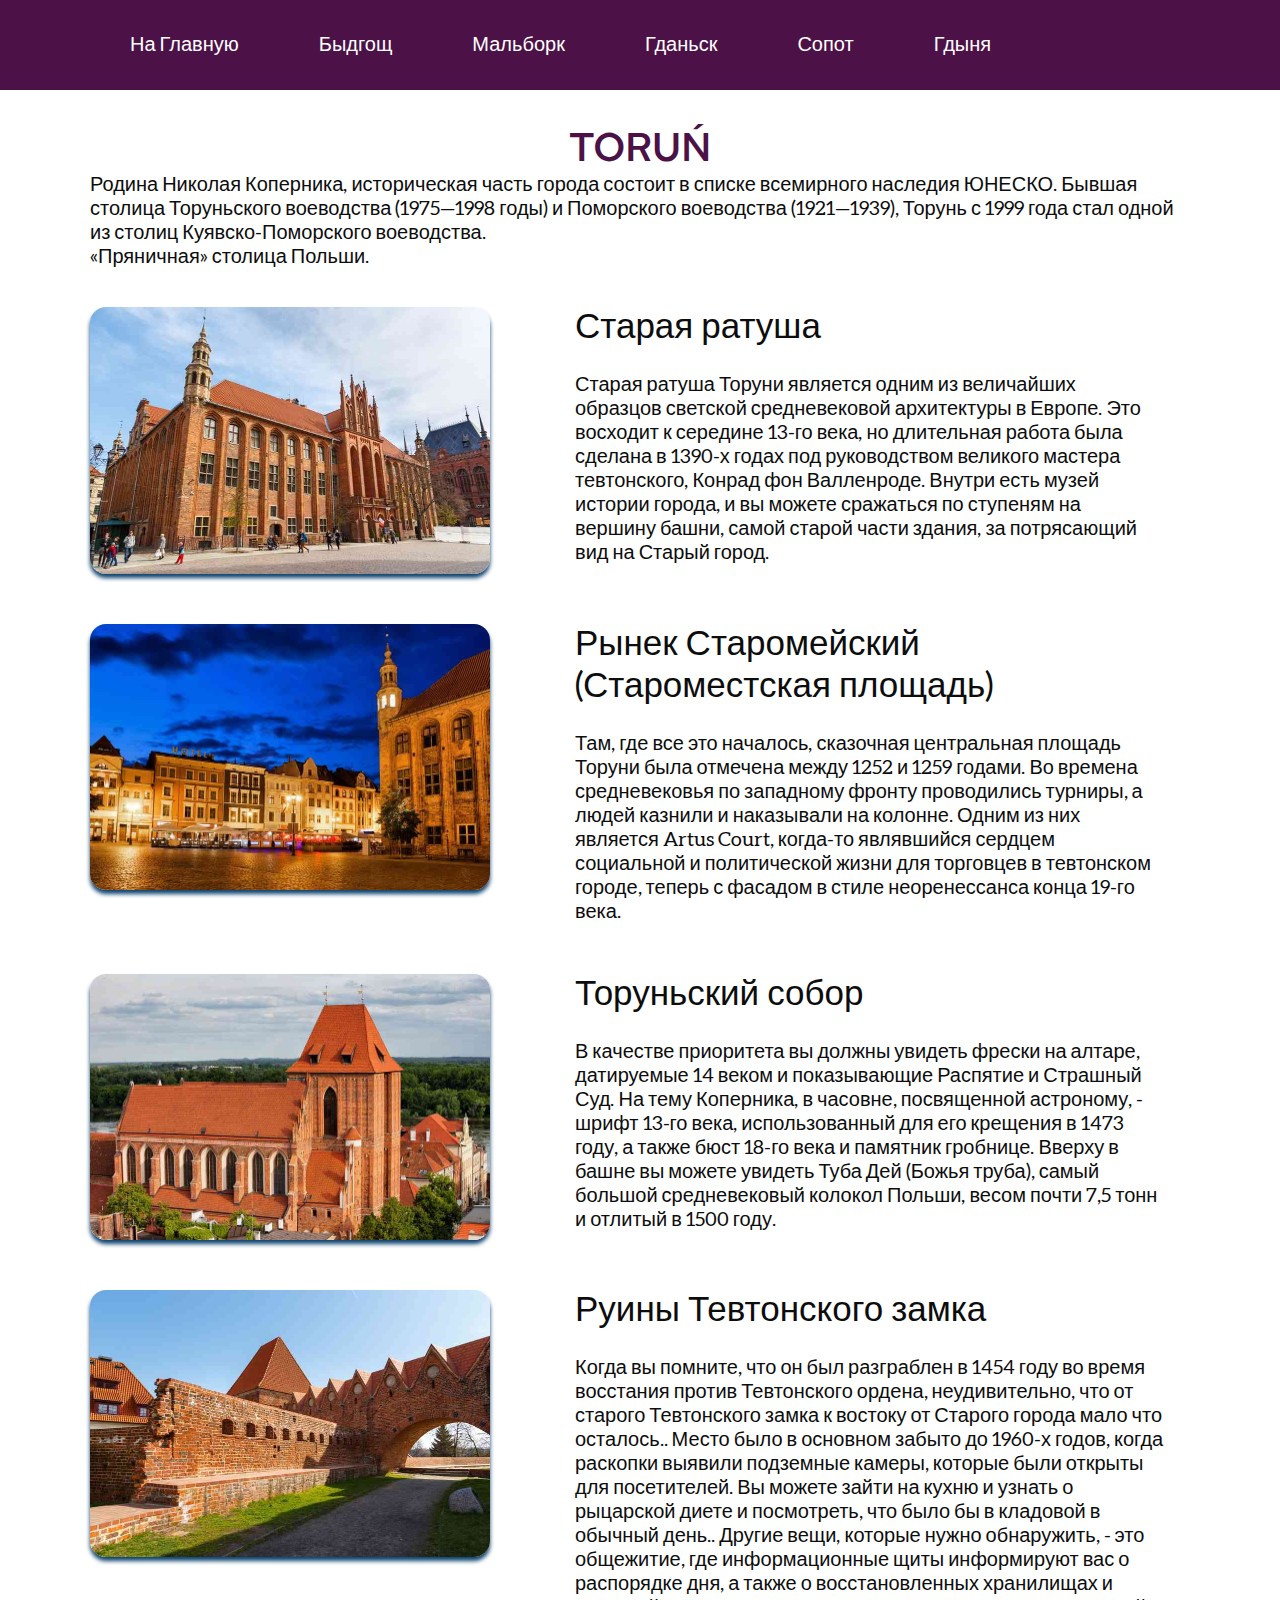
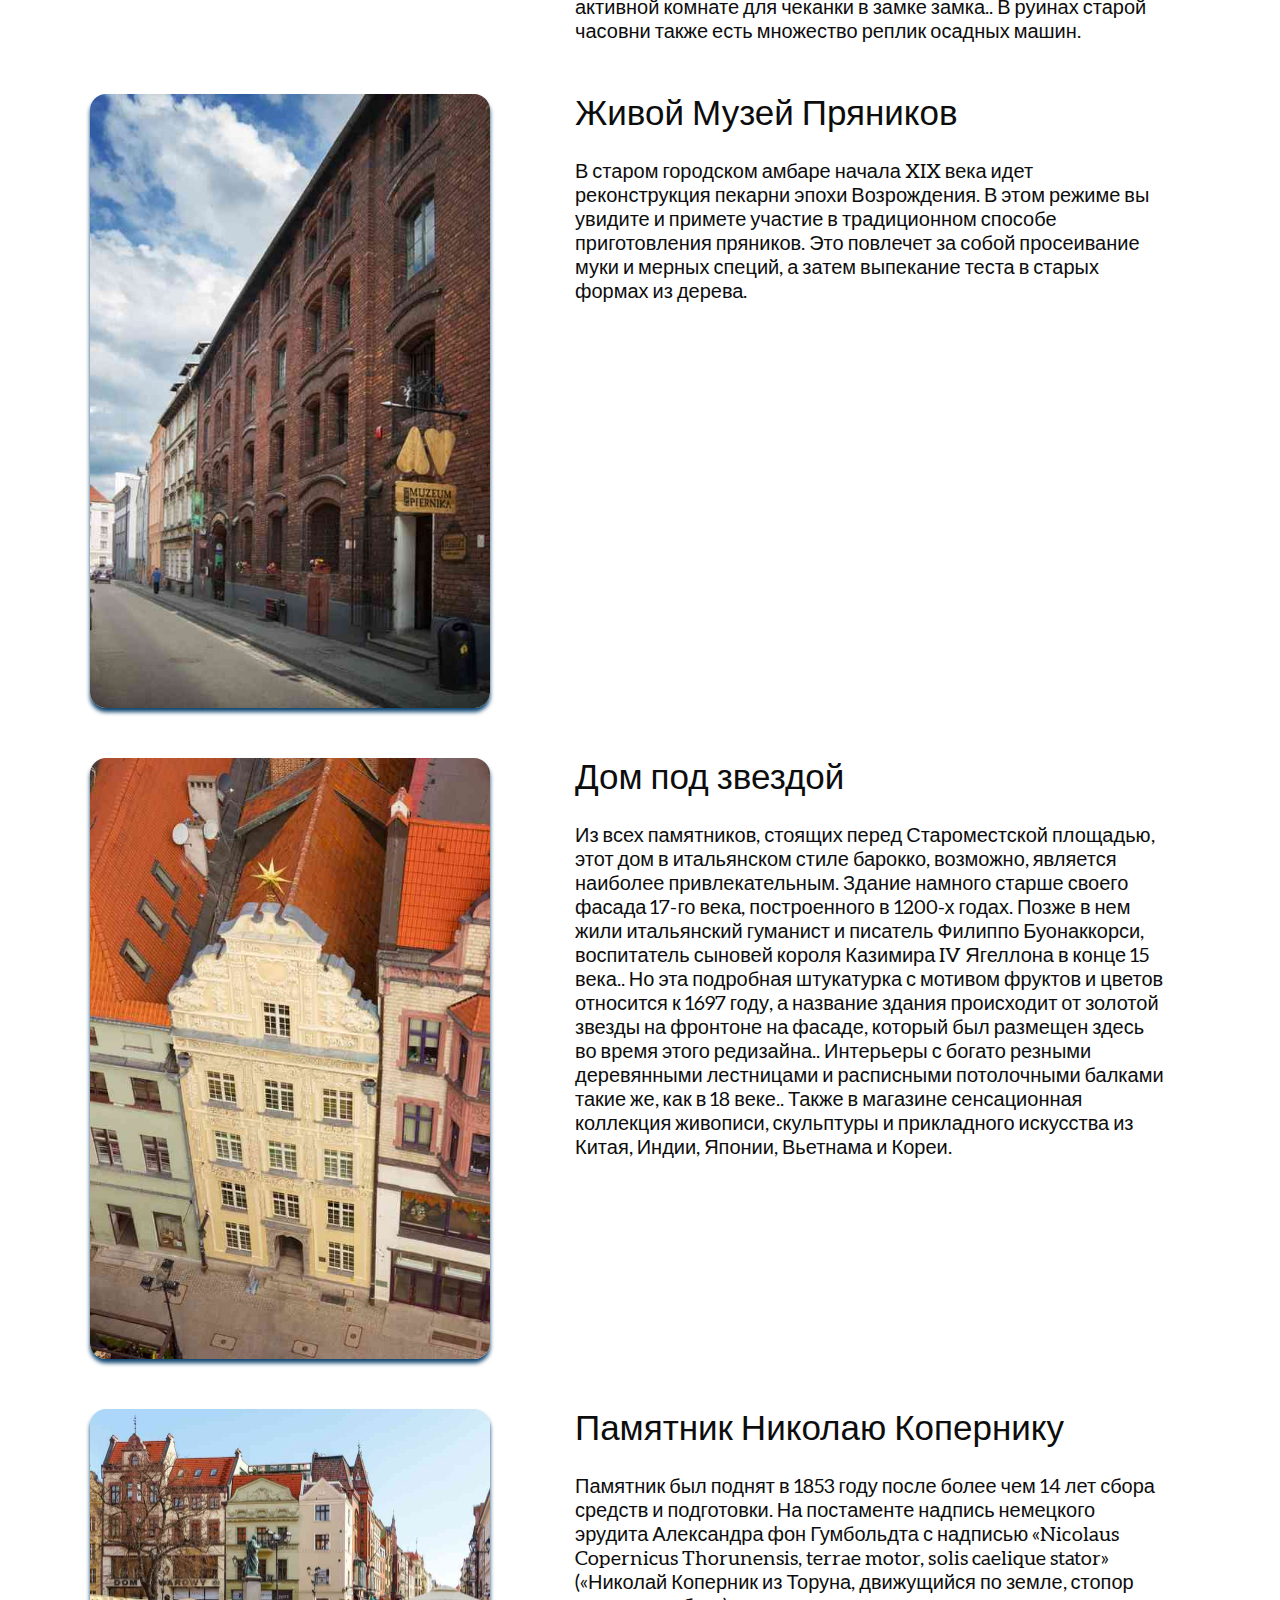
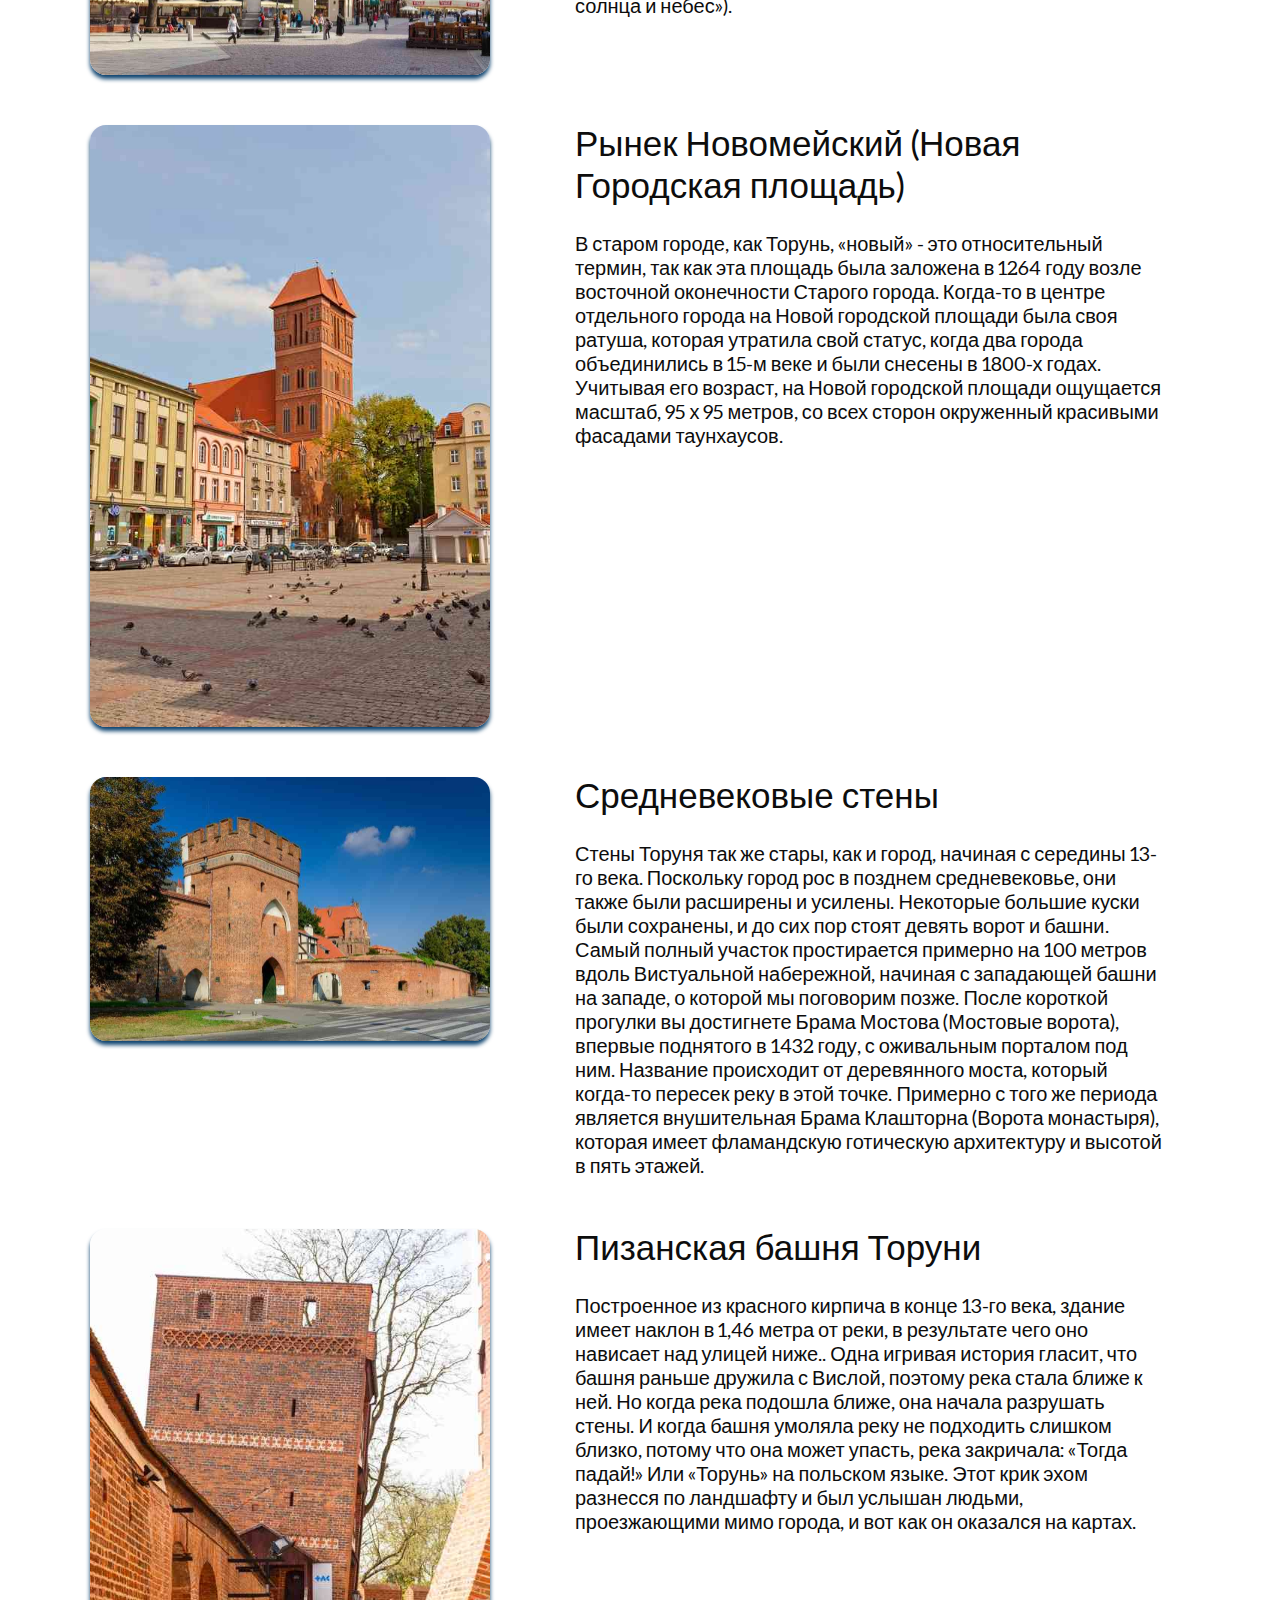
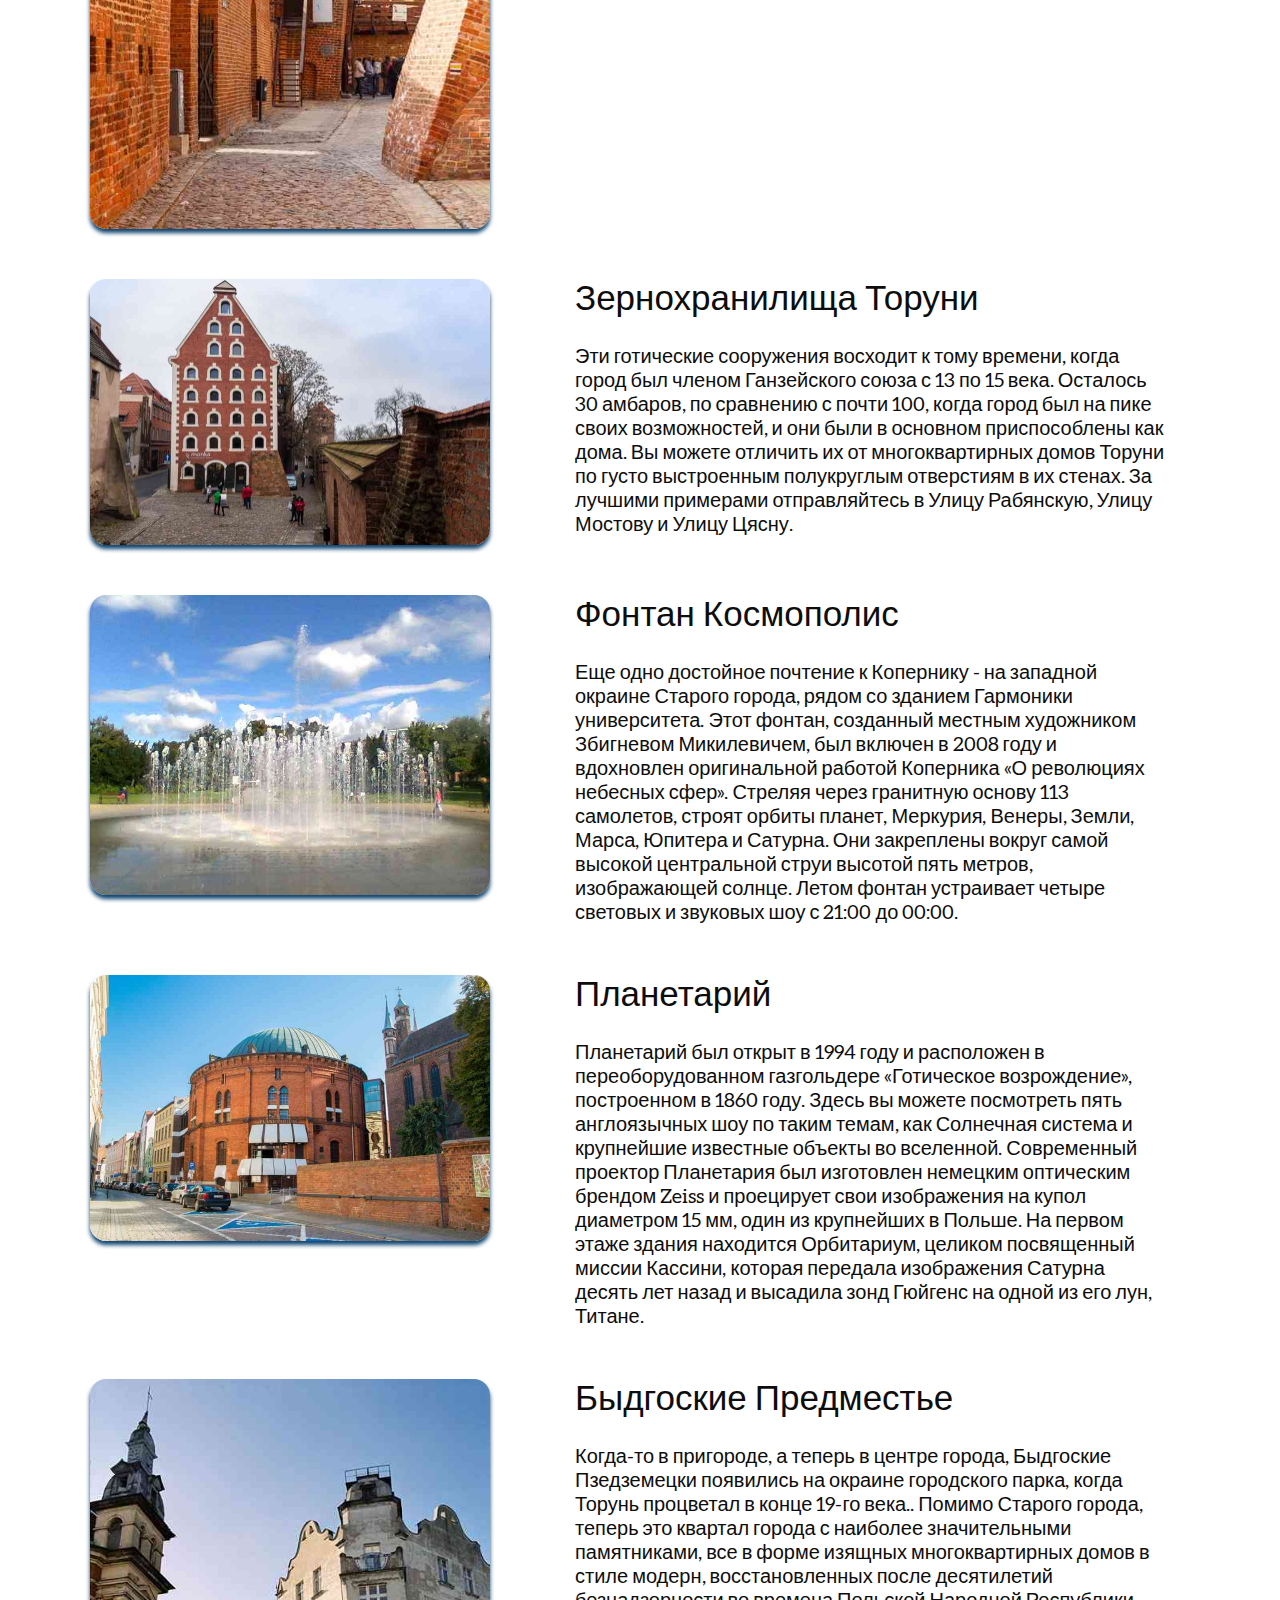
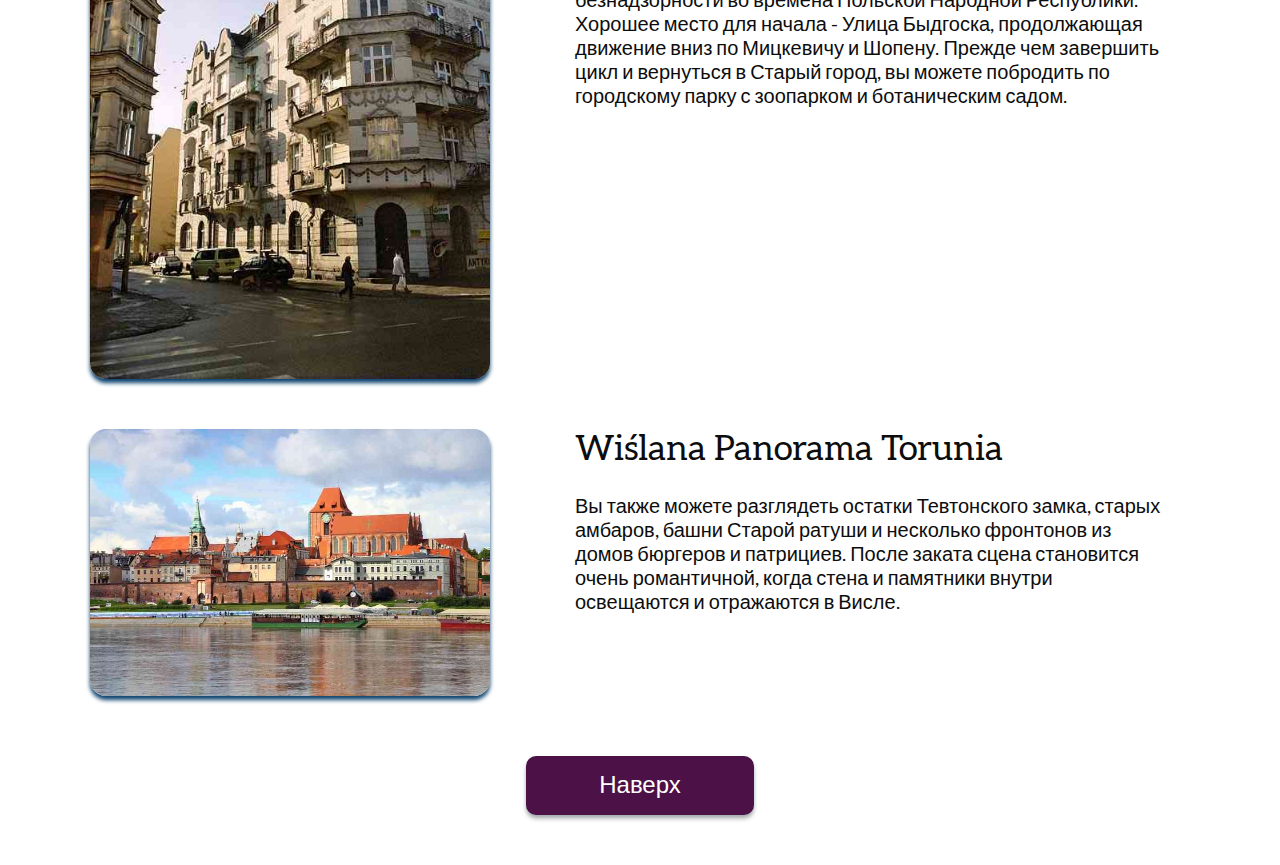
<file: pages/torun.html>
<!DOCTYPE html>
<html lang="ru">
<head>
    <meta charset="UTF-8">
    <meta http-equiv="X-UA-Compatible" content="IE=edge">
    <meta name="viewport" content="width=device-width, initial-scale=1.0">
    <title>EuroTrip</title>
    <link rel="icon" href="favicon.ico">
    <link rel="stylesheet" href="../css/normalize.css">
    <link rel="stylesheet" href="../css/style.css">
</head>
<body>
    <header class="header">
        <div class="wrapper">
            <nav id="menu"  class="header__menu">
                <ul class="header__list">
                    <li><a href="../index.html" class="header__link">На Главную</a></li>
                    <li><a href="bydgoszcz.html" class="header__link">Быдгощ</a></li>
                    <li><a href="malbork.html" class="header__link">Мальборк</a></li>
                    <li><a href="gdansk.html" class="header__link">Гданьск</a></li>
                    <li><a href="sopot.html" class="header__link">Сопот</a></li>
                    <li><a href="gdynia.html" class="header__link">Гдыня</a></li>

                </ul>
            </nav>
            
        </div>
        
    </header>

    <div class="wrapper">
        <h2 class="page__title">Toruń</h2>
        <p class="page__desc">Родина Николая Коперника, историческая часть города состоит в списке всемирного наследия ЮНЕСКО. 
        Бывшая столица Торуньского воеводства (1975—1998 годы) и Поморского воеводства (1921—1939), Торунь с 1999 года стал одной из столиц Куявско-Поморского воеводства.</p>
        <p class="page__desc">«Пряничная» столица Польши.</p>
            

        <ul class="sight__list">
            <li class="sight__item">
                <img src="../assets/image/torun/01.jpg" class="sight__photo">
                <div class="sight__desc">
                    <h3 class="sight__title">Старая ратуша</h3>
                    <p class="sight__text">Старая ратуша Торуни является одним из величайших образцов светской средневековой архитектуры в Европе.
                    Это восходит к середине 13-го века, но длительная работа была сделана в 1390-х годах под руководством великого мастера тевтонского, Конрад фон Валленроде. 
                    Внутри есть музей истории города, и вы можете сражаться по ступеням на вершину башни, самой старой части здания, за потрясающий вид на Старый город.
                    </p>
                </div>
            </li>

            <li class="sight__item">
                <img src="../assets/image/torun/02.jpg" class="sight__photo">
                <div class="sight__desc">
                    <h3 class="sight__title">Рынек Старомейский (Староместская площадь)</h3>
                    <p class="sight__text">Там, где все это началось, сказочная центральная площадь Торуни была отмечена между 1252 и 1259 годами. Во времена средневековья по западному фронту проводились турниры, а людей казнили и наказывали на колонне. 
                    Одним из них является Artus Court, когда-то являвшийся сердцем социальной и политической жизни для торговцев в тевтонском городе, теперь с фасадом в стиле неоренессанса конца 19-го века.
                    </p>
                </div>
            </li>

            <li class="sight__item">
                <img src="../assets/image/torun/03.jpg" class="sight__photo">
                <div class="sight__desc">
                    <h3 class="sight__title">Торуньский собор</h3>
                    <p class="sight__text">В качестве приоритета вы должны увидеть фрески на алтаре, датируемые 14 веком и показывающие Распятие и Страшный Суд.
                    На тему Коперника, в часовне, посвященной астроному, - шрифт 13-го века, использованный для его крещения в 1473 году, а также бюст 18-го века и памятник гробнице.
                    Вверху в башне вы можете увидеть Туба Дей (Божья труба), самый большой средневековый колокол Польши, весом почти 7,5 тонн и отлитый в 1500 году.
                    </p>
                </div>
            </li>

            <li class="sight__item">
                <img src="../assets/image/torun/04.jpg" class="sight__photo">
                <div class="sight__desc">
                    <h3 class="sight__title">Руины Тевтонского замка</h3>
                    <p class="sight__text">Когда вы помните, что он был разграблен в 1454 году во время восстания против Тевтонского ордена, неудивительно, что от старого Тевтонского замка к востоку от Старого города мало что осталось..
                    Место было в основном забыто до 1960-х годов, когда раскопки выявили подземные камеры, которые были открыты для посетителей.
                    Вы можете зайти на кухню и узнать о рыцарской диете и посмотреть, что было бы в кладовой в обычный день..
                    Другие вещи, которые нужно обнаружить, - это общежитие, где информационные щиты информируют вас о распорядке дня, а также о восстановленных хранилищах и активной комнате для чеканки в замке замка..
                    В руинах старой часовни также есть множество реплик осадных машин.
                    </p>
                </div>
            </li>

            <li class="sight__item">
                <img src="../assets/image/torun/05.jpg" class="sight__photo">
                <div class="sight__desc">
                    <h3 class="sight__title">Живой Музей Пряников</h3>
                    <p class="sight__text">В старом городском амбаре начала XIX века идет реконструкция пекарни эпохи Возрождения. В этом режиме вы увидите и примете участие в традиционном способе приготовления пряников. Это повлечет за собой просеивание муки и мерных специй, а затем выпекание теста в старых формах из дерева.</p>
                </div>
            </li>

            <li class="sight__item">
                <img src="../assets/image/torun/06.jpg" class="sight__photo">
                <div class="sight__desc">
                    <h3 class="sight__title">Дом под звездой</h3>
                    <p class="sight__text">Из всех памятников, стоящих перед Староместской площадью, этот дом в итальянском стиле барокко, возможно, является наиболее привлекательным.
                    Здание намного старше своего фасада 17-го века, построенного в 1200-х годах.
                    Позже в нем жили итальянский гуманист и писатель Филиппо Буонаккорси, воспитатель сыновей короля Казимира IV Ягеллона в конце 15 века..
                    Но эта подробная штукатурка с мотивом фруктов и цветов относится к 1697 году, а название здания происходит от золотой звезды на фронтоне на фасаде, который был размещен здесь во время этого редизайна..
                    Интерьеры с богато резными деревянными лестницами и расписными потолочными балками такие же, как в 18 веке..
                    Также в магазине сенсационная коллекция живописи, скульптуры и прикладного искусства из Китая, Индии, Японии, Вьетнама и Кореи.
                    </p>
                </div>
            </li>

            <li class="sight__item">
                <img src="../assets/image/torun/07.jpg" class="sight__photo">
                <div class="sight__desc">
                    <h3 class="sight__title">Памятник Николаю Копернику</h3>
                    <p class="sight__text">Памятник был поднят в 1853 году после более чем 14 лет сбора средств и подготовки.
                    На постаменте надпись немецкого эрудита Александра фон Гумбольдта с надписью «Nicolaus Copernicus Thorunensis, terrae motor, solis caelique stator» («Николай Коперник из Торуна, движущийся по земле, стопор солнца и небес»).
                    </p>
                </div>
            </li>

            <li class="sight__item">
                <img src="../assets/image/torun/08.jpg" class="sight__photo">
                <div class="sight__desc">
                    <h3 class="sight__title">Рынек Новомейский (Новая Городская площадь)</h3>
                    <p class="sight__text">В старом городе, как Торунь, «новый» - это относительный термин, так как эта площадь была заложена в 1264 году возле восточной оконечности Старого города.
                    Когда-то в центре отдельного города на Новой городской площади была своя ратуша, которая утратила свой статус, когда два города объединились в 15-м веке и были снесены в 1800-х годах.
                    Учитывая его возраст, на Новой городской площади ощущается масштаб, 95 х 95 метров, со всех сторон окруженный красивыми фасадами таунхаусов.  
                    </p>
                </div>
            </li>

            <li class="sight__item">
                <img src="../assets/image/torun/09.jpg" class="sight__photo">
                <div class="sight__desc">
                    <h3 class="sight__title">Средневековые стены</h3>
                    <p class="sight__text">Стены Торуня так же стары, как и город, начиная с середины 13-го века.
                    Поскольку город рос в позднем средневековье, они также были расширены и усилены.
                    Некоторые большие куски были сохранены, и до сих пор стоят девять ворот и башни.
                    Самый полный участок простирается примерно на 100 метров вдоль Вистуальной набережной, начиная с западающей башни на западе, о которой мы поговорим позже.
                    После короткой прогулки вы достигнете Брама Мостова (Мостовые ворота), впервые поднятого в 1432 году, с оживальным порталом под ним.
                    Название происходит от деревянного моста, который когда-то пересек реку в этой точке.
                    Примерно с того же периода является внушительная Брама Клашторна (Ворота монастыря), которая имеет фламандскую готическую архитектуру и высотой в пять этажей.  
                    </p>
                </div>
            </li>

            <li class="sight__item">
                <img src="../assets/image/torun/10.jpg" class="sight__photo">
                <div class="sight__desc">
                    <h3 class="sight__title">Пизанская башня Торуни</h3>
                    <p class="sight__text">Построенное из красного кирпича в конце 13-го века, здание имеет наклон в 1,46 метра от реки, в результате чего оно нависает над улицей ниже..
                        Одна игривая история гласит, что башня раньше дружила с Вислой, поэтому река стала ближе к ней.
                        Но когда река подошла ближе, она начала разрушать стены.
                        И когда башня умоляла реку не подходить слишком близко, потому что она может упасть, река закричала: «Тогда падай!» Или «Торунь» на польском языке.
                        Этот крик эхом разнесся по ландшафту и был услышан людьми, проезжающими мимо города, и вот как он оказался на картах. 
                        
                    </p>
                </div>
            </li>

            <li class="sight__item">
                <img src="../assets/image/torun/11.jpg" class="sight__photo">
                <div class="sight__desc">
                    <h3 class="sight__title">Зернохранилища Торуни</h3>
                    <p class="sight__text">Эти готические сооружения восходит к тому времени, когда город был членом Ганзейского союза с 13 по 15 века.
                    Осталось 30 амбаров, по сравнению с почти 100, когда город был на пике своих возможностей, и они были в основном приспособлены как дома.
                    Вы можете отличить их от многоквартирных домов Торуни по густо выстроенным полукруглым отверстиям в их стенах.
                    За лучшими примерами отправляйтесь в Улицу Рабянскую, Улицу Мостову и Улицу Цясну.
                        </p>
                </div>
            </li>

            <li class="sight__item">
                <img src="../assets/image/torun/12.jpg" class="sight__photo">
                <div class="sight__desc">
                    <h3 class="sight__title">Фонтан Космополис</h3>
                    <p class="sight__text">Еще одно достойное почтение к Копернику - на западной окраине Старого города, рядом со зданием Гармоники университета.
                    Этот фонтан, созданный местным художником Збигневом Микилевичем, был включен в 2008 году и вдохновлен оригинальной работой Коперника «О революциях небесных сфер». Стреляя через гранитную основу 113 самолетов, строят орбиты планет, Меркурия, Венеры, Земли, Марса, Юпитера и Сатурна.
                    Они закреплены вокруг самой высокой центральной струи высотой пять метров, изображающей солнце.
                    Летом фонтан устраивает четыре световых и звуковых шоу с 21:00 до 00:00. 
                    </p>
                </div>
            </li>

            <li class="sight__item">
                <img src="../assets/image/torun/13.jpg" class="sight__photo">
                <div class="sight__desc">
                    <h3 class="sight__title">Планетарий</h3>
                    <p class="sight__text">Планетарий был открыт в 1994 году и расположен в переоборудованном газгольдере «Готическое возрождение», построенном в 1860 году. Здесь вы можете посмотреть пять англоязычных шоу по таким темам, как Солнечная система и крупнейшие известные объекты во вселенной.
                    Современный проектор Планетария был изготовлен немецким оптическим брендом Zeiss и проецирует свои изображения на купол диаметром 15 мм, один из крупнейших в Польше.
                    На первом этаже здания находится Орбитариум, целиком посвященный миссии Кассини, которая передала изображения Сатурна десять лет назад и высадила зонд Гюйгенс на одной из его лун, Титане.
                    </p>
                </div>
            </li>

            <li class="sight__item">
                <img src="../assets/image/torun/14.jpg" class="sight__photo">
                <div class="sight__desc">
                    <h3 class="sight__title">Быдгоские Предместье</h3>
                    <p class="sight__text">Когда-то в пригороде, а теперь в центре города, Быдгоские Пзедземецки появились на окраине городского парка, когда Торунь процветал в конце 19-го века..
                    Помимо Старого города, теперь это квартал города с наиболее значительными памятниками, все в форме изящных многоквартирных домов в стиле модерн, восстановленных после десятилетий безнадзорности во времена Польской Народной Республики.
                    Хорошее место для начала - Улица Быдгоска, продолжающая движение вниз по Мицкевичу и Шопену.
                    Прежде чем завершить цикл и вернуться в Старый город, вы можете побродить по городскому парку с зоопарком и ботаническим садом.
                    </p>
                </div>
            </li>

            <li class="sight__item">
                <img src="../assets/image/torun/15.jpg" class="sight__photo">
                <div class="sight__desc">
                    <h3 class="sight__title">Wiślana Panorama Torunia</h3>
                    <p class="sight__text">Вы также можете разглядеть остатки Тевтонского замка, старых амбаров, башни Старой ратуши и несколько фронтонов из домов бюргеров и патрициев.
                    После заката сцена становится очень романтичной, когда стена и памятники внутри освещаются и отражаются в Висле.
                    </p>
                </div>
            </li>

            
        </ul>

        <div class="btn">
            <a href="#menu" type="button" class="button">Наверх</a>
        </div>

        
    </div>
    
</body>
</html>
</file>
<file: css/style.css>
html {
  font-size: 10px;
  scroll-behavior: smooth;
}

body {
  margin: 0;
  padding: 0;
  font-family: "Aleo", "Arial", sans-serif;
  color: #0d0d0d;
  background-color: #ffffff;
  font-size: 2rem;
  font-weight: normal;
  font-style: normal;
  line-height: 2.4rem;
}

*,
*::before,
*::after {
  box-sizing: border-box;
}

@font-face {
  font-family: "Aleo";
  src: url("../../assets/fonts/aleo/Aleo-Regular.ttf");
  font-weight: 400;
  font-style: normal;
}
@font-face {
  font-family: "Aleo";
  src: url("../../assets/fonts/aleo/Aleo-Bold.ttf");
  font-weight: 700;
  font-style: normal;
}
@font-face {
  font-family: "Red Hat";
  src: url("../../assets/fonts/red_hat_text/RedHatText-Medium.ttf");
  font-weight: 500;
  font-style: normal;
}
@font-face {
  font-family: "Red Hat";
  src: url("../../assets/fonts/red_hat_text/RedHatText-Bold.ttf");
  font-weight: 700;
  font-style: normal;
}
.wrapper {
  width: 280px;
  margin: auto;
}

@media (min-width: 768px) {
  .wrapper {
    width: 700px;
  }
}
@media (min-width: 1200px) {
  .wrapper {
    width: 1100px;
  }
}
.map {
  display: flex;
  flex-wrap: wrap;
  justify-content: space-evenly;
}

.map__item {
  display: flex;
  flex-direction: column;
  align-items: center;
  margin: 30px;
  padding: 50px;
}

.map__title {
  text-align: center;
  font-size: 50px;
  color: rgb(21, 21, 21);
  margin-top: 50px;
}

.map__image {
  width: 200px;
  display: flex;
  align-content: center;
  justify-content: center;
}

.map__link {
  flex: 1 1 auto;
}

.header {
  height: 150px;
  display: flex;
  background-color: #4c1146;
  margin-bottom: 30px;
}

@media (min-width: 768px) {
  .header {
    height: 90px;
  }
}
.header__menu {
  display: flex;
}

.header__list {
  display: flex;
  flex-wrap: wrap;
  justify-content: space-between;
  list-style: none;
  margin: 0;
  padding: 0;
}

.header__link {
  display: block;
  color: #fff;
  font-size: 1.6rem;
  text-decoration: none;
  padding: 10px 30px;
}

@media (min-width: 768px) {
  .header__link {
    padding: 20px 25px;
  }
}
@media (min-width: 1200px) {
  .header__link {
    font-size: 2rem;
    padding: 20px 40px;
  }
}
.header__link:hover {
  text-decoration: underline;
}

.page__title {
  font-family: "Red Hat", "Arial", sans-serif;
  font-size: 4rem;
  font-weight: 500;
  font-style: normal;
  line-height: 5.3rem;
  color: #4c1146;
  text-transform: uppercase;
  text-align: center;
  margin: 0;
}

.page__desc {
  font-size: 1.6rem;
  line-height: 2rem;
  margin: 0;
  padding-left: 20px;
  padding-right: 20px;
}

@media (min-width: 768px) {
  .page__desc {
    font-size: 2rem;
    line-height: 2.4rem;
    padding: 0;
  }
}
.sight__list {
  padding-top: 10px;
  margin: 0;
  list-style: none;
}

@media (min-width: 320px) {
  .sight__list {
    padding: 38px 0 10px;
  }
}
.sight__item {
  display: flex;
  flex-direction: column;
  gap: 20px;
}

@media (min-width: 768px) {
  .sight__item {
    flex-direction: row;
  }
}
.sight__img {
  display: flex;
  justify-content: center;
  align-items: flex-start;
}

.sight__photo {
  width: 250px;
  height: 100%;
  box-shadow: 0px 4px 4px #0d436f;
  border-radius: 16px;
}

@media (min-width: 768px) {
  .sight__photo {
    width: 350px;
    margin-bottom: 25px;
  }
}
@media (min-width: 1200px) {
  .sight__photo {
    width: 400px;
    margin-right: 40px;
    margin-bottom: 50px;
  }
}
.sight__title {
  font-size: 2.5rem;
  font-weight: 400;
  font-style: normal;
  line-height: 3.2rem;
  margin: 0;
  margin-bottom: 24px;
}

@media (min-width: 768px) {
  .sight__title {
    font-size: 3rem;
    line-height: 3.7rem;
  }
}
@media (min-width: 1200px) {
  .sight__title {
    font-size: 3.5rem;
    line-height: 4.2rem;
  }
}
.sight__text {
  margin-bottom: 50px;
}

.sight__desc {
  padding-left: 25px;
  padding-right: 25px;
}

@media (max-width: 768px) {
  .sight__desc {
    padding: 0;
    font-size: 1.6rem;
    line-height: 2rem;
  }
}
.btn {
  display: flex;
  align-items: center;
  justify-content: center;
}

.button {
  display: flex;
  justify-content: center;
  align-items: center;
  width: 228px;
  height: 59px;
  font-size: 2.4rem;
  font-weight: normal;
  font-style: normal;
  line-height: 3.2rem;
  font-family: "Red Hat", "Arial", sans-serif;
  color: #ffffff;
  text-decoration: none;
  background-color: #4c1146;
  box-shadow: 0px 4px 4px rgba(0, 0, 0, 0.25), 0px 2px 3px rgba(13, 96, 111, 0.16);
  border-radius: 10px;
  cursor: pointer;
  border: none;
  transition: 0.3s;
  margin-bottom: 50px;
}

.button:hover {
  color: #4c1146;
  background-color: #ffffff;
  border: 1px solid #4c1146;
}/*# sourceMappingURL=style.css.map */
</file>
